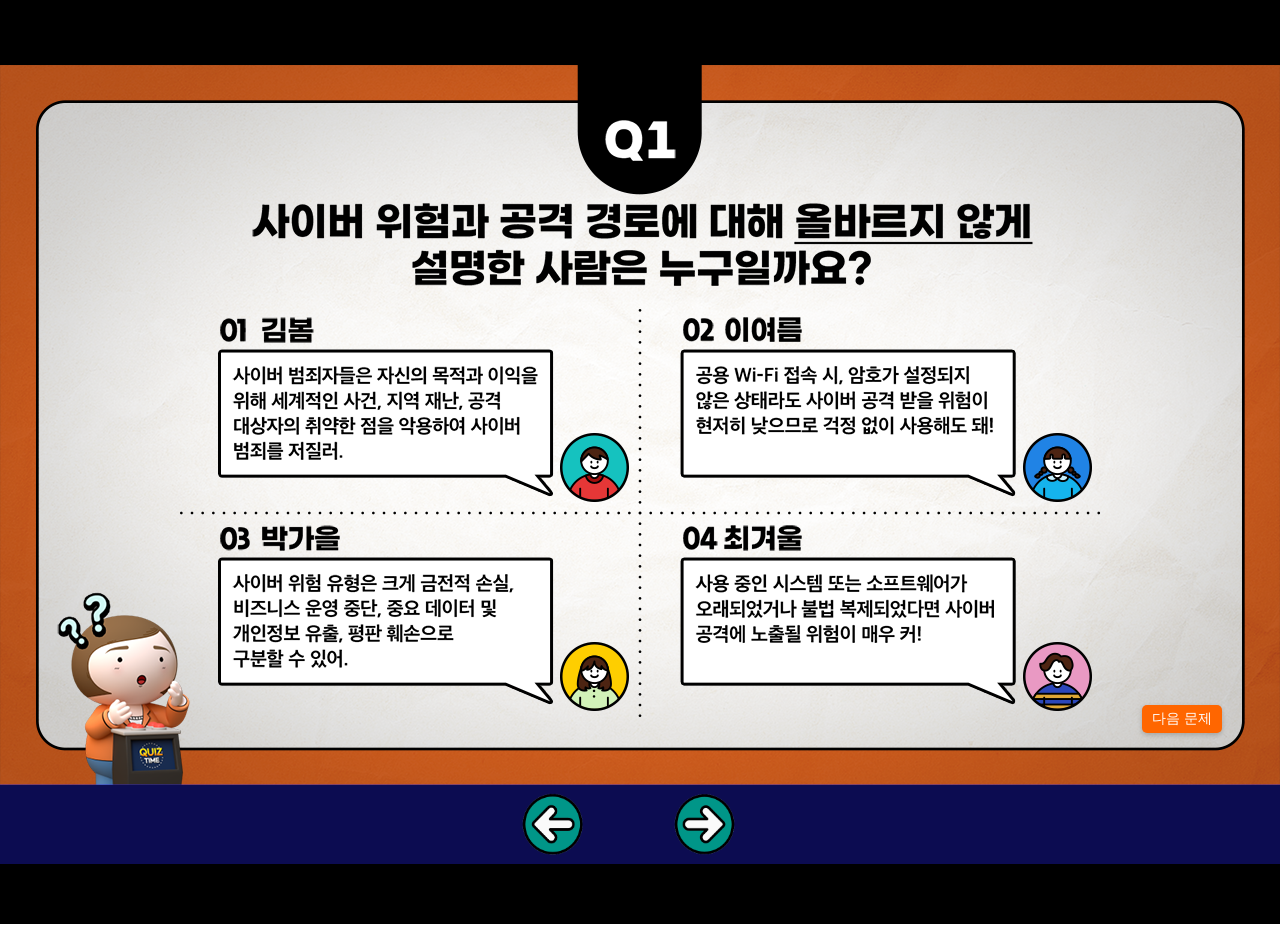
<file: index.html>
<!DOCTYPE html>
<html lang="en">
<head>
    <meta charset="UTF-8">
    <meta name="viewport" content="width=device-width, initial-scale=1.0">
    <title>Quiz</title>

    <style>

        body {
            margin: 0;
            padding: 0;
        }

        iframe {
            width: 100%;
            height: 924px;
            border: none;
        }

        .Chapter {
            position: absolute; 
            margin-top: -144px;
            left: 50%;
            transform: translateX(-50%);
            width: 1243px; 
            height: 80px; 
            background-color: hwb(240 15% 6% / 0.336);
            display: flex;
            justify-content: space-between;
            align-items: center;
            padding: 0 20px;
        }

        .prevchap, .nextchap {
            position: absolute;
            cursor: pointer;
            width: 60px;
            height: auto;
        }

        .prevchap {
            left: 524px;
            width: 60px;
        }

        .nextchap {
        left: 676px;
        width: 60px;
        }
    </style>
</head>

<body>

    <!--iframe -->
    <iframe id="quiz-frame" src="./chap1/quiz1.html"></iframe>

    <!-- 화살표 버튼 -->
    <div class="Chapter">
        <img src="./images/prevchap.png" alt="이전" onclick="goToPrevPage()" class="prevchap">
        <img src="./images/nextchap.png" alt="다음" onclick="goToNextPage()" class="nextchap">
    </div>

     <!-- 스크립트 -->
    <script>

         // 현재 퀴즈 화면의 인덱스를 관리
         const quizPages = [
            './chap1/quiz1.html',
            './chap2/quiz2.html',
            './chap3/quiz3.html',
            './chap4/quiz4.html',
            './chap5/quiz5.html',
            './chap6/quiz6.html'
        ];
        let currentPageIndex = 0;

        // 다음 페이지로 이동
        function goToNextPage() {
            currentPageIndex = (currentPageIndex + 1) % quizPages.length; // 순환 구조
            document.getElementById('quiz-frame').src = quizPages[currentPageIndex];
        }

        // 이전 페이지로 이동
        function goToPrevPage() {
            currentPageIndex =
                (currentPageIndex - 1 + quizPages.length) % quizPages.length; // 순환 구조
            document.getElementById('quiz-frame').src = quizPages[currentPageIndex];
        }
    </script>
</body>
</html>
</file>
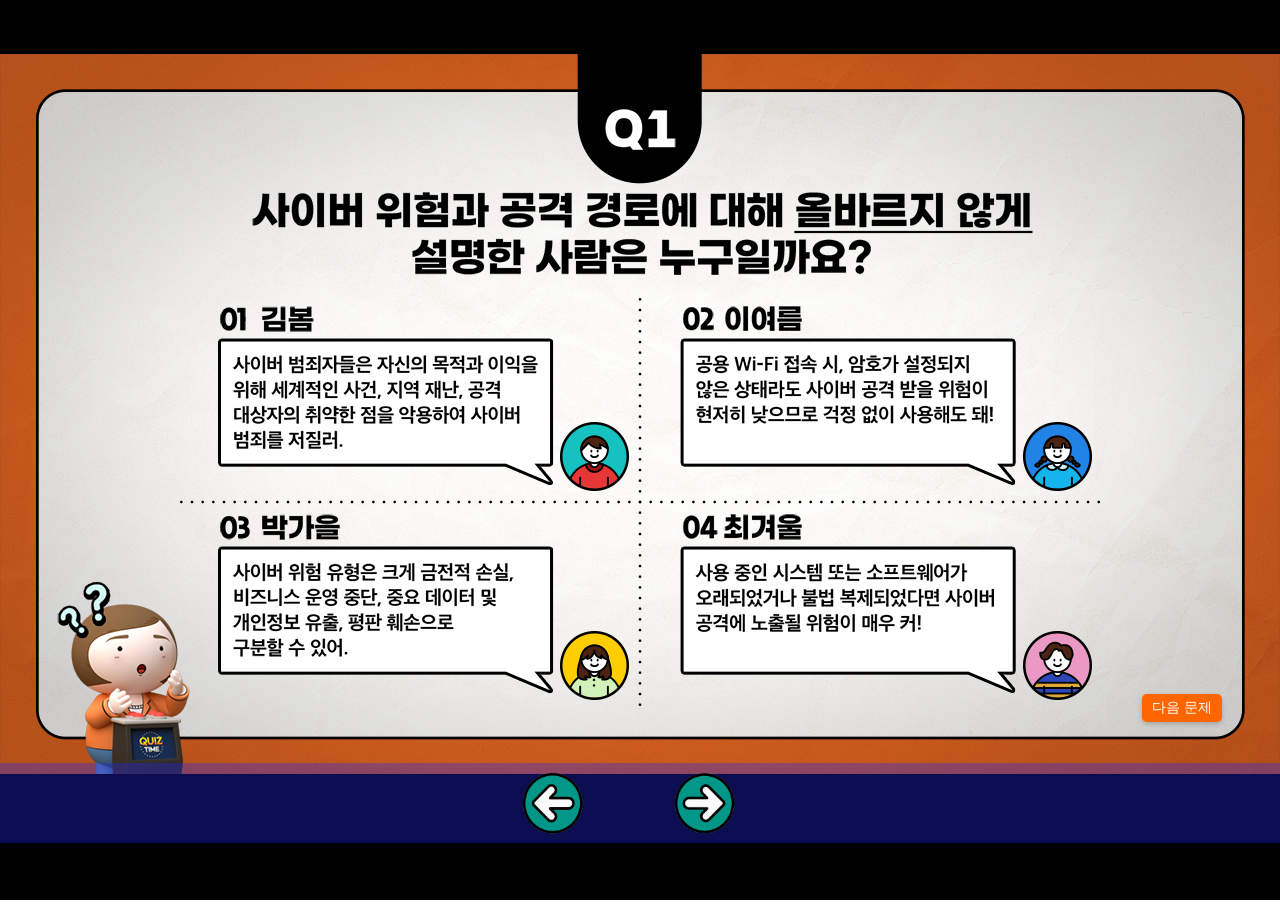
<file: quiz.html>
<!DOCTYPE html>
<html lang="en">
<head>
    <meta charset="UTF-8">
    <meta name="viewport" content="width=device-width, initial-scale=1.0">
    <title>Quiz</title>

    <style>
         .quiz-container {
            display: none;
        }

        .quiz-container.active {
            display: block;
        }

        body {
            margin: 0;
            padding: 0;
        }

        iframe {
            width: 100%;
            height: 100vh;
            border: none;
        }

        .Chapter {
            position: fixed; 
            bottom: 57px; 
            left: 50%;
            transform: translateX(-50%);
            width: 1243px; 
            height: 80px; 
            background-color: hwb(240 15% 6% / 0.336);
            display: flex;
            justify-content: space-between;
            align-items: center;
            padding: 0 20px;
        }

        .prevchap, .nextchap {
            position: absolute;
            cursor: pointer;
            width: 60px;
            height: auto;
        }

        .prevchap {
            left: 524px;
            width: 60px;
        }

        .nextchap {
        left: 676px;
        width: 60px;
        }
    </style>
</head>

<body>

    <!--iframe -->
    <iframe id="quiz-frame" src="./chap1/quiz1.html"></iframe>

    <!-- 화살표 버튼 -->
    <div class="Chapter">
        <img src="./images/prevchap.png" alt="이전" onclick="goToPrevPage()" class="prevchap">
        <img src="./images/nextchap.png" alt="다음" onclick="goToNextPage()" class="nextchap">
    </div>

     <!-- 스크립트 -->
    <script>

         // 현재 퀴즈 화면의 인덱스를 관리
         const quizPages = [
            './chap1/quiz1.html',
            './chap2/quiz2.html',
            './chap3/quiz3.html',
            './chap4/quiz4.html',
            './chap5/quiz5.html',
            './chap6/quiz6.html'
        ];
        let currentPageIndex = 0;

        // 다음 페이지로 이동
        function goToNextPage() {
            currentPageIndex = (currentPageIndex + 1) % quizPages.length; // 순환 구조
            document.getElementById('quiz-frame').src = quizPages[currentPageIndex];
        }

        // 이전 페이지로 이동
        function goToPrevPage() {
            currentPageIndex =
                (currentPageIndex - 1 + quizPages.length) % quizPages.length; // 순환 구조
            document.getElementById('quiz-frame').src = quizPages[currentPageIndex];
        }
    </script>
</body>
</html>
</file>
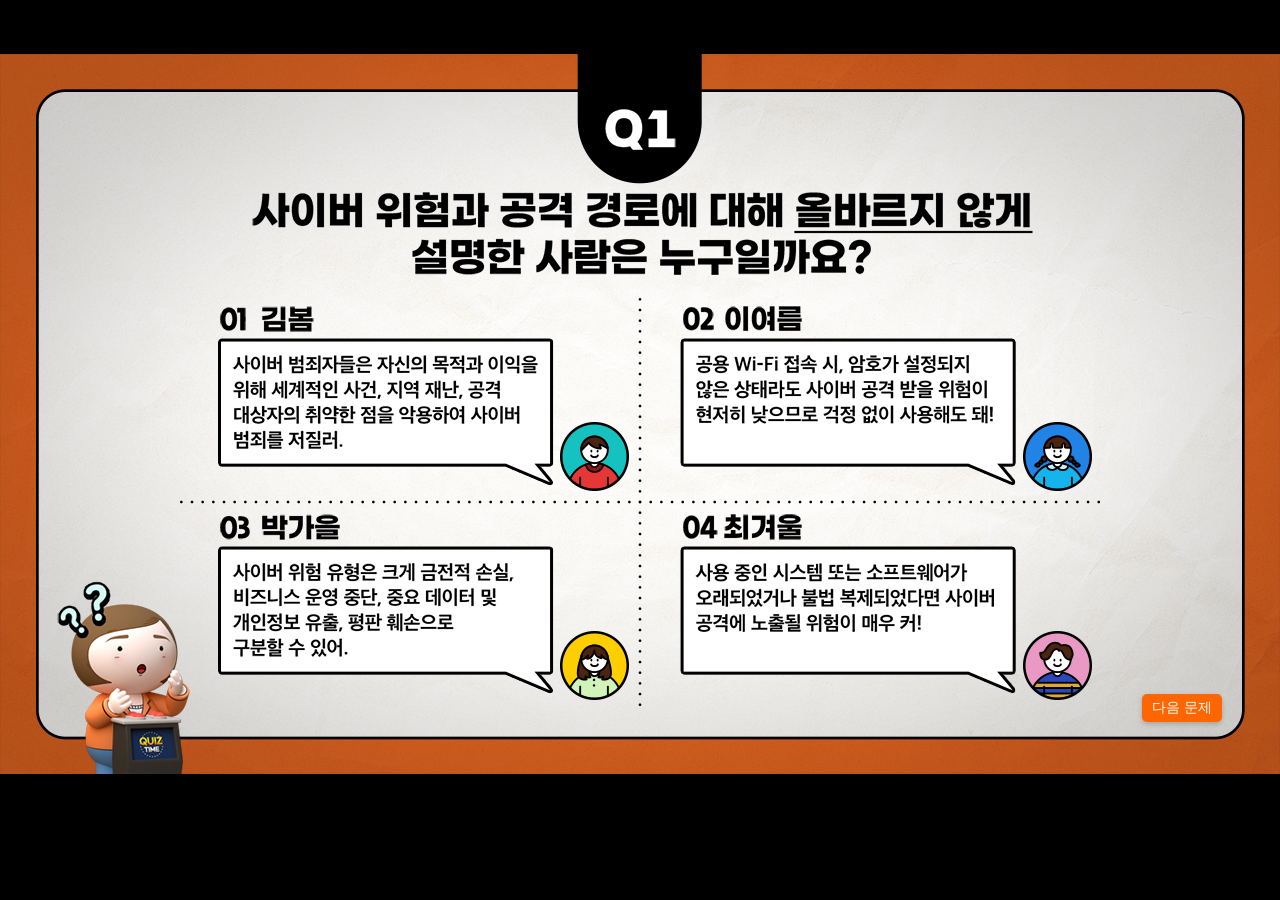
<file: 1차시/quiz1.html>
<!DOCTYPE html>
<html lang="en">

<head>
    <meta charset="UTF-8">
    <meta name="viewport" content="width=device-width, initial-scale=1.0">
    <title>quiz1</title>
    <link rel="stylesheet" href="css/quiz1.css">
    <script src="https://code.jquery.com/jquery-3.6.4.min.js"></script>
    <script type="text/javascript" src="js/quiz_m.js"></script>
</head>

<body>
    <div class="Section quiz1" style="display:none;">
        <div id="Con1">
            <img src="img/Quiz1-1.png" alt="Background">
            <div class="Select_con">
                <div class="Select1">
                    <div class="Line_1">
                        <!-- 구역 -->
                        <div class="Ex01 ChkBtn">
                            <img src="img/Ex01.png" alt="선택1">
                            <img src="img/Check.png" alt="체크1" class="Check">
                        </div>
                        <div class="Ex02 ChkBtn">
                            <img src="img/Ex02.png" alt="선택2">
                            <img src="img/Check.png" alt="체크2" class="Check">
                        </div>
                    </div>
                </div>

                <div class="Select2">
                    <div class="Line_2">
                        <!-- 구역 -->
                        <div class="Ex03 ChkBtn">
                            <img src="img/Ex03.png" alt="선택3">
                            <img src="img/Check.png" alt="체크3" class="Check">
                        </div>
                        <div class="Ex04 ChkBtn">
                            <img src="img/Ex04.png" alt="선택4">
                            <img src="img/Check.png" alt="체크4" class="Check">
                        </div>
                    </div>
                </div>
            </div>
            <!-- 캐릭터 이미지 -->
            <div class="Character1">
                <div class="qman"></div>
                <div class="oman"></div>
                <div class="xman"></div>
            </div>

            <div class="next">
                <button id="nextQuizButton">다음 문제</button>
            </div>
        </div>
    </div>


   <!--문제 2번  -->
   <div class="Section quiz2">
    <div id="Con1">
        <img src="img/Quiz1-2.png" alt="Background">
        <!-- 선택 박스 -->
        <div class="Select_con2">
            <div class="One">
                <div class="Ex01-2 Btn">
                    <img src="img/Ex01-2.png" alt="선택1" class="btn-1">
                </div>

                <div class="Ex02-2 Btn">
                    <img src="img/Ex02-2.png" alt="선택2" class="btn-2">
                </div>
            </div>

            <div class="Two">
                <div class="Ex03-2 Btn">
                    <img src="img/Ex03-2.png" alt="선택3" class="btn-3">
                </div>
            </div>

            <!-- 3문단 하나의 버튼 -->
            <div class="Three">
                <div class="Btn">
                    <div class="Ex04-2">
                        <img src="img/Ex04-2.png" alt="선택4" class="btn-4">
                    </div>
                    <div class="Ex05-2">
                        <img src="img/Ex05-2.png" alt="선택5" class="btn-5">
                    </div>
                </div>
            </div>

            <div class="Four">
                <div class="Ex06-2 Btn">
                    <img src="img/Ex06-2.png" alt="선택6" class="btn-6">
                </div>
            </div>
        </div>
        <!-- 캐릭터 이미지 -->
        <div class="Character1">
            <div class="qman"></div>
            <div class="oman"></div>
            <div class="xman"></div>
        </div>
    </div>
</div>
</body>

</html>
</file>
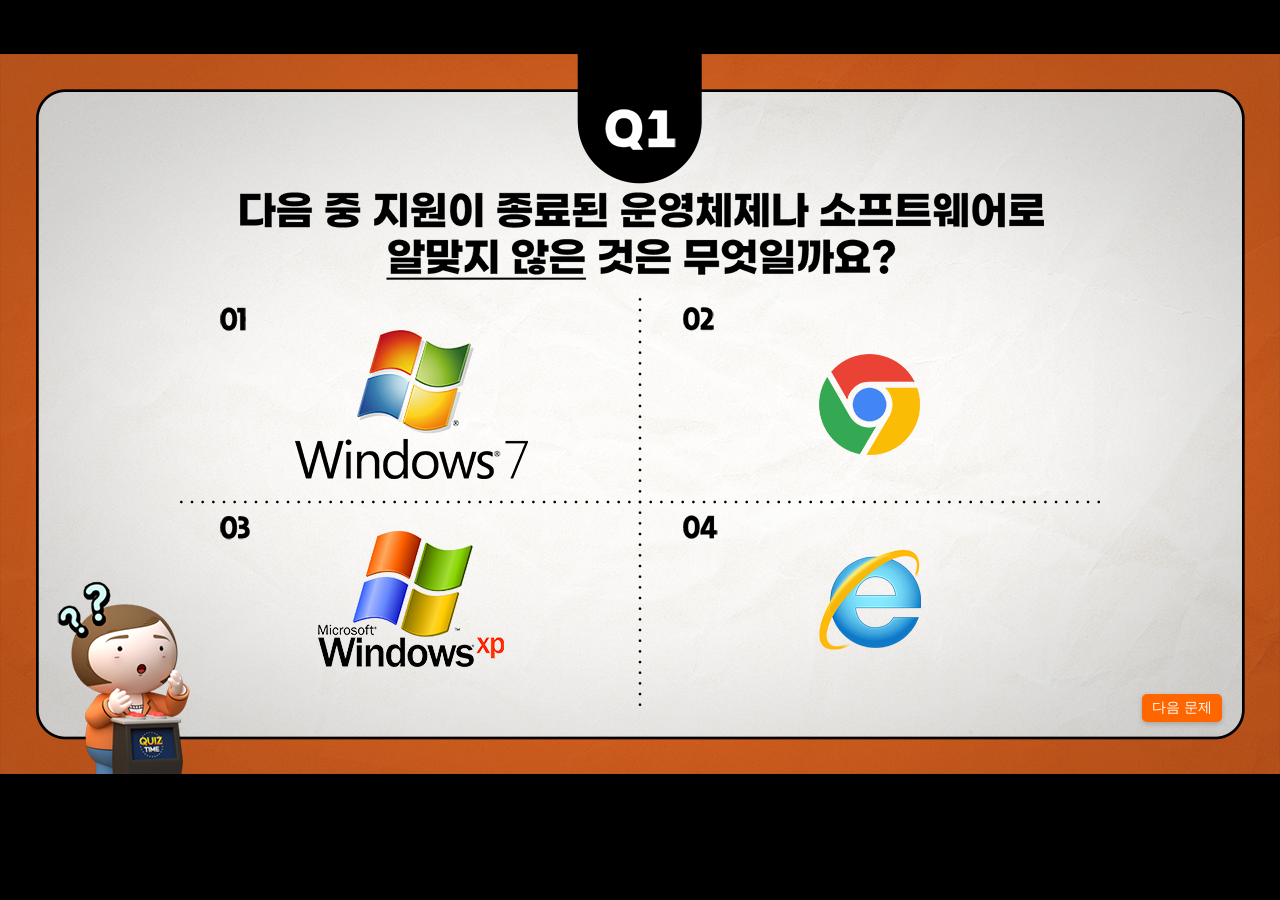
<file: 3차시/quiz3.html>
<!DOCTYPE html>
<html lang="en">

<head>
    <meta charset="UTF-8">
    <meta name="viewport" content="width=device-width, initial-scale=1.0">
    <title>quiz_3</title>
    <link rel="stylesheet" href="css/quiz3.css">
    <script src="https://code.jquery.com/jquery-3.6.4.min.js"></script>
    <script type="text/javascript" src="js/quiz_m.js"></script>

    <!-- Input박스 -->
	<script>
		function validateInput(input) {
			// 입력값이 1글자를 초과하면 첫 번째 글자만 유지
			if (input.value.length > 1) {
				input.value = input.value.charAt(0);
			}
	
			// 숫자나 특정 문자만 허용 , 주석 해제
			// input.value = input.value.replace(/[^가-힣a-zA-Z0-9]/g, ""); // 예: 한글, 영문, 숫자만 허용
		}
	</script>
</head>

<body>
    <div class="Section quiz1" style="display:block;">
        <div id="Con3">
            <img src="img/Quiz3-1.png" alt="Background">
            <div class="Select_con">
                <div class="Select1">
                    <div class="Line_1">
                        <!-- 구역 -->
                        <div class="Ex01 ChkBtn">
                            <img src="img/Ex01.png" alt="선택1">
                        </div>
                        <div class="Ex02 ChkBtn">
                            <img src="img/Ex02.png" alt="선택2">
                        </div>
                    </div>
                </div>

                <div class="Select2">
                    <div class="Line_2">
                        <!-- 구역 -->
                        <div class="Ex03 ChkBtn">
                            <img src="img/Ex03.png" alt="선택3">
                        </div>
                        <div class="Ex04 ChkBtn">
                            <img src="img/Ex04.png" alt="선택4">
                        </div>
                    </div>
                </div>
            </div>

            <!-- 캐릭터 이미지 -->
            <div class="Character1">
                <div class="qman"></div>
                <div class="oman"></div>
                <div class="xman"></div>
            </div>

            <div class="next">
                <button id="nextQuizButton">다음 문제</button>
            </div>
        </div>
    </div>

    <div class="Section quiz2" style="display:none;">
        <div id="Con3">
            <img src="img/Quiz3-2.png" alt="Background">
            <div class="Input_con2">
                <!-- 1문단 -->
                <div class="Sentence_1">
                    <div class="Input_box" style="position:absolute">
                        <input type="text" class="Ex01-2 inputRect" maxlength="1" oninput="validateInput(this)">
                        <input type="text" class="Ex02-2 inputRect" style="left: 41px;" maxlength="1" oninput="validateInput(this)">
                        <input type="text" class="Ex03-2 inputRect" style="left: 82px;" maxlength="1" oninput="validateInput(this)">
                        <input type="text" class="Ex04-2 inputRect" style="left: 123px;" maxlength="1" oninput="validateInput(this)">
                        <input type="text" class="Ex05-2 inputRect" style="left: 165px;" maxlength="1" oninput="validateInput(this)">
                    </div>

                    <div class="Input_box2" style="position:absolute">
                        <input type="text" class="Ex06-2 inputRect" maxlength="1" oninput="validateInput(this)">
                        <input type="text" class="Ex07-2 inputRect" style="left: 41px;" maxlength="1" oninput="validateInput(this)">
                        <input type="text" class="Ex08-2 inputRect" style="left: 82px;" maxlength="1" oninput="validateInput(this)">
                        <input type="text" class="Ex09-2 inputRect" style="left: 123px;" maxlength="1" oninput="validateInput(this)">
                    </div>
                </div>
                <!-- 2문단 -->
                <div class="Sentence_2">
                    <div class="Input_box3" style="position:absolute">
                        <input type="text" class="Ex10-2 inputRect" maxlength="1" oninput="validateInput(this)">
                        <input type="text" class="Ex11-2 inputRect" style="left: 41px;" maxlength="1" oninput="validateInput(this)">
                        <input type="text" class="Ex12-2 inputRect" style="left: 82px;" maxlength="1" oninput="validateInput(this)">
                    </div>
                </div>
                <!-- 3문단 -->
                <div class="Sentence_3">
                    <div class="Input_box4" style="position:absolute">
                        <input type="text" class="Ex13-2 inputRect" maxlength="1" oninput="validateInput(this)">
                        <input type="text" class="Ex14-2 inputRect" style="left: 42px;" maxlength="1" oninput="validateInput(this)">
                        <input type="text" class="Ex15-2 inputRect" style="left: 83px;" maxlength="1" oninput="validateInput(this)">
                        <input type="text" class="Ex16-2 inputRect" style="left: 124px;" maxlength="1" oninput="validateInput(this)">
                    </div>
                </div>

                <div class="btns">
                    <input type="image" src="img/ok-btn.png" alt="정답확인 버튼" width="225" height="70">
                </div>
            </div>
             <!-- 캐릭터 이미지 -->
             <div class="Character1">
                <div class="qman"></div>
                <div class="oman"></div>
                <div class="xman"></div>
            </div>
        </div>
    </div>
</body>

</html>
</file>
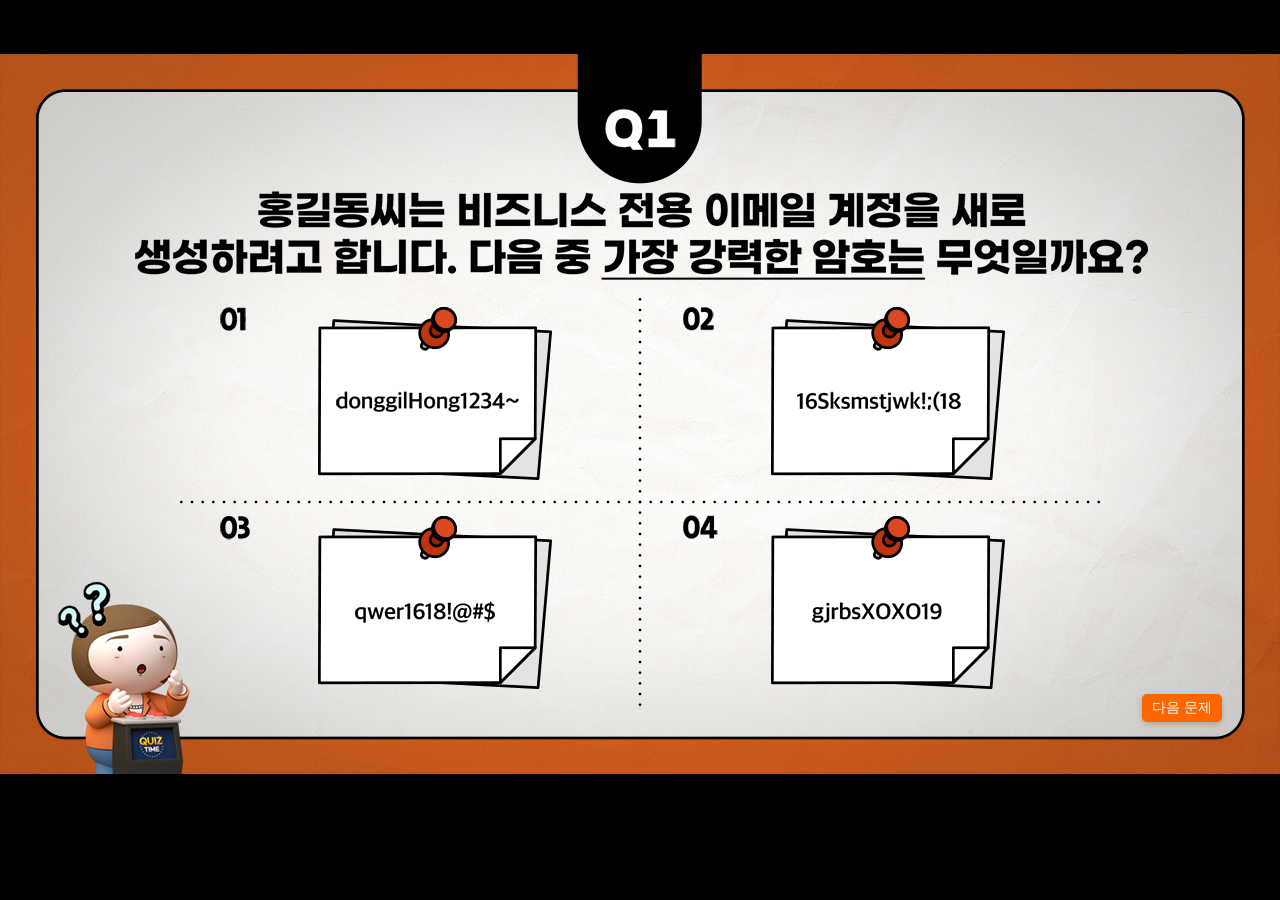
<file: 4차시/quiz4.html>
<!DOCTYPE html>
<html lang="en">

<head>
    <meta charset="UTF-8">
    <meta name="viewport" content="width=device-width, initial-scale=1.0">
    <title>quiz4</title>
    <link rel="stylesheet" href="css/quiz4.css">
    <script src="https://code.jquery.com/jquery-3.6.4.min.js"></script>
    <script type="text/javascript" src="js/quiz_m.js"></script>

    <style>
		#canvasDiv{
			position: absolute;
			top: 0px;
			left: 0px;
			width: 1280px;
          	height: 720px;
          	pointer-events: none;
		}
		#canvasDiv canvas {
          width: 100%;
          height: 100%;
        }
		.btn-point{
			cursor: pointer;
		}
		.btn-point.selected {
            height: 22px;
			border: 4px solid #ea5f01;
			box-shadow: 3px 3px 5px rgba(0, 0, 0, 0.2) inset, 0 0 0 3px #ea5f01,
				3px 3px 5px rgba(0, 0, 0, 0.3);
			background: #fff0cf;
			border-radius: 50%; /* 테두리를 원형으로 설정 */
		}
	</style>
</head>

<body>
    <div class="Section quiz1" style="display:block;">
        <div id="Con4">
            <img src="img/Quiz4-1.png" alt="Background">
            <div class="Select_con">
                <div class="Select1">
                    <div class="Line_1">
                        <!-- 구역 -->
                        <div class="Ex01 ChkBtn">
                            <img src="img/Ex01.png" alt="선택1">
                        </div>
                        <div class="Ex02 ChkBtn">
                            <img src="img/Ex02.png" alt="선택2">
                        </div>
                    </div>
                </div>

                <div class="Select2">
                    <div class="Line_2">
                        <!-- 구역 -->
                        <div class="Ex03 ChkBtn">
                            <img src="img/Ex03.png" alt="선택3">
                        </div>
                        <div class="Ex04 ChkBtn">
                            <img src="img/Ex04.png" alt="선택4">
                        </div>
                    </div>
                </div>
            </div>
            <!-- 캐릭터 이미지 -->
            <div class="Character1">
                <div class="qman"></div>
                <div class="oman"></div>
                <div class="xman"></div>
            </div>

            <div class="next">
                <button id="nextQuizButton">다음 문제</button>
            </div>
        </div>
    </div>


   <!--문제 2번  -->
   <div class="Section quiz2" style="display:none;">
    <div id="Con4">
        <img src="img/Quiz4-2.png" alt="Background">
        <div id="canvasDiv">
            <canvas id="canvas" width="1280" height="720"></canvas>
        </div>
        <!-- 선택 박스 -->
        <div class="Select_con2">

            <div class="left-list">
                <div class="Ex01-2 btn-point" data-id="left1"><img src="img/Dot1.png" loading="lazy" alt="" class="dot_img"></div>
                <div class="Ex02-2 btn-point" data-id="left2"><img src="img/Dot2.png" loading="lazy" alt="" class="dot_img"></div>
                <div class="Ex03-2 btn-point" data-id="left3"><img src="img/Dot3.png" loading="lazy" alt="" class="dot_img"></div>
                <div class="Ex04-2 btn-point" data-id="left4"><img src="img/Dot4.png" loading="lazy" alt="" class="dot_img"></div>
            </div>
            <div class="right-list">
                <div class="Ex05-2 btn-point" data-id="right1"><img src="img/Dot5.png" loading="lazy" alt="" class="dot_img"></div>
                <div class="Ex06-2 btn-point" data-id="right2"><img src="img/Dot6.png" loading="lazy" alt="" class="dot_img"></div>
                <div class="Ex07-2 btn-point" data-id="right3"><img src="img/Dot7.png" loading="lazy" alt="" class="dot_img"></div>
                <div class="Ex08-2 btn-point" data-id="right4"><img src="img/Dot8.png" loading="lazy" alt="" class="dot_img"></div>
            </div>
        </div>
        <!-- 캐릭터 이미지 -->
        <div class="Character1">
            <div class="qman"></div>
            <div class="oman"></div>
            <div class="xman"></div>
        </div>
    </div>
</div>
</body>

</html>
</file>
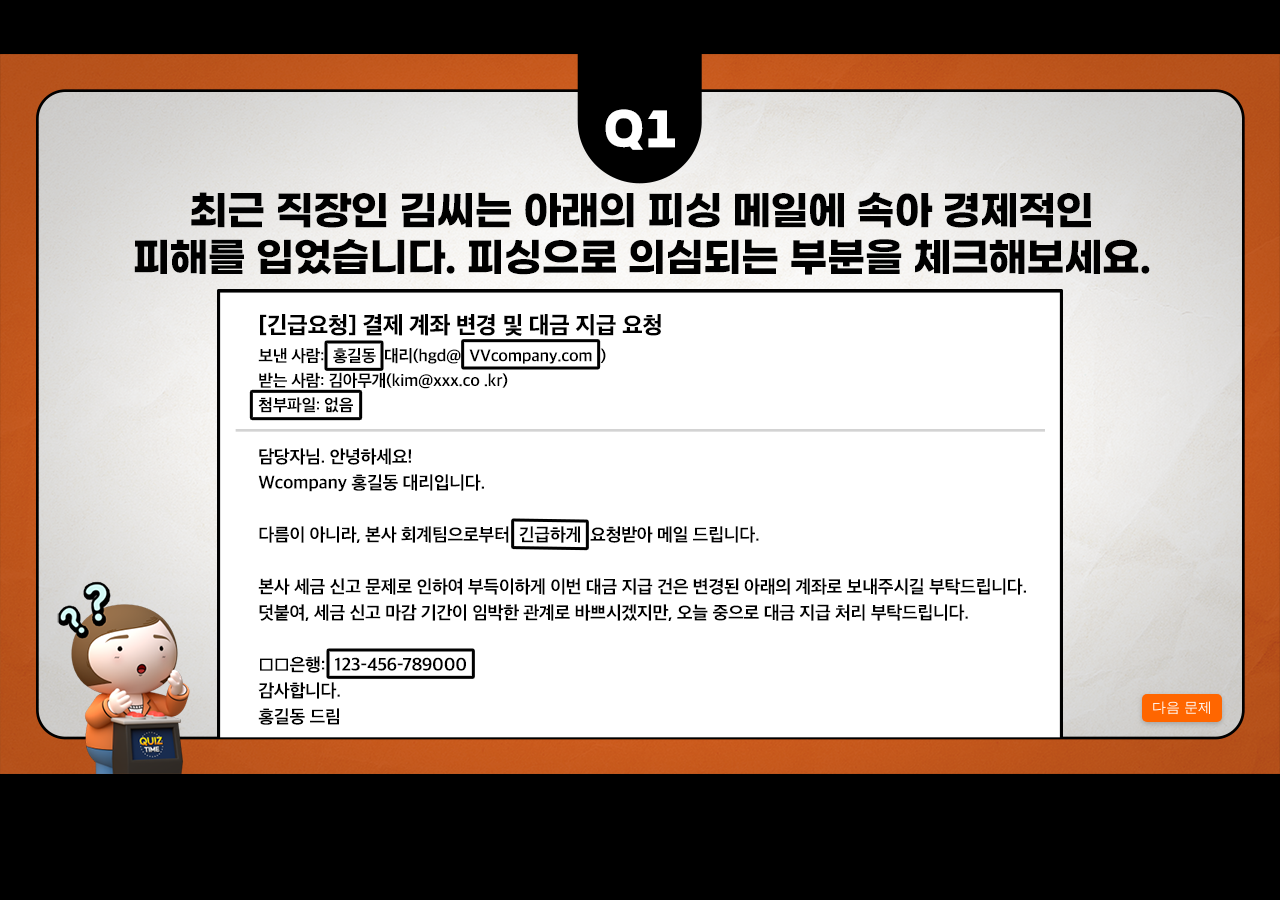
<file: 5차시/quiz5.html>
<!DOCTYPE html>
<html lang="en">

<head>
    <meta charset="UTF-8">
    <meta name="viewport" content="width=device-width, initial-scale=1.0">
    <title>quiz5</title>
    <link rel="stylesheet" href="css/quiz5.css">
    <script src="https://code.jquery.com/jquery-3.6.4.min.js"></script>
    <script type="text/javascript" src="js/quiz_m.js"></script>

    <!-- Input박스 -->
	<script>
		function validateInput(input) {
			// 입력값이 1글자를 초과하면 첫 번째 글자만 유지
			if (input.value.length > 1) {
				input.value = input.value.charAt(0);
			}
	
			// 숫자나 특정 문자만 허용 , 주석 해제
			// input.value = input.value.replace(/[^가-힣a-zA-Z0-9]/g, ""); // 예: 한글, 영문, 숫자만 허용
		}
	</script>
</head>

<body>
    <!--문제 1번 -->
    <div class="Section quiz1" style="display:block;">
        <div id="Con5">
            <img src="img/Quiz5-1.png" alt="Background">
            <!-- 선택 박스 -->
            <div class="Select_con">
                <div class="One">
                    <div class="Ex01 Btn">
                        <img src="img/Ex01.png" alt="선택1"class="btn-1">
                    </div>

                    <div class="Ex02 Btn">
                        <img src="img/Ex02.png" alt="선택2"class="btn-2">
                    </div>

                    <div class="Ex03 Btn">
                        <img src="img/Ex03.png" alt="선택3"class="btn-3">
                    </div>
                </div>

                <div class="Two">
                    <div class="Ex04 Btn">
                        <img src="img/Ex04.png" alt="선택4"class="btn-4">
                    </div>

                    <div class="Ex05 Btn">
                        <img src="img/Ex05.png" alt="선택5"class="btn-5">
                    </div>
                </div>
            </div>
           <!-- 캐릭터 이미지 -->
           <div class="Character1">
            <div class="qman"></div>
            <div class="oman"></div>
            <div class="xman"></div>
        </div>

        <div class="next">
            <button id="nextQuizButton">다음 문제</button>
        </div>
        </div>
    </div>


    <!--문제 2번  -->
    <div class="Section quiz2" style="display:none;">
        <div id="Con5">
            <img src="img/Quiz5-2.png" alt="Background">
            <div class="Input_con">
                <!-- 1문단 -->
                <div class="Sentence">
                    <div class="Input_box" style="position:absolute">
                        <input type="text" class="Ex01-2 inputRect" maxlength="1" oninput="validateInput(this)">
                        <input type="text" class="Ex02-2 inputRect" style="left: 41px;" maxlength="1" oninput="validateInput(this)">
                        <input type="text" class="Ex03-2 inputRect" style="left: 82px;" maxlength="1" oninput="validateInput(this)">
                        <input type="text" class="Ex04-2 inputRect" style="left: 123px;" maxlength="1" oninput="validateInput(this)">
                    </div>

                    <div class="Input_box2" style="position:absolute">
                        <input type="text" class="Ex05-2 inputRect" maxlength="1" oninput="validateInput(this)">
                        <input type="text" class="Ex06-2 inputRect" style="left: 41px;" maxlength="1" oninput="validateInput(this)">
                        <input type="text" class="Ex07-2 inputRect" style="left: 82px;" maxlength="1" oninput="validateInput(this)">
                        <input type="text" class="Ex08-2 inputRect" style="left: 123px;" maxlength="1" oninput="validateInput(this)">
                    </div>
                </div>
               
                <div class="btns">
                    <input type="image" src="img/ok-btn.png" alt="정답확인 버튼" width="225" height="70">
                </div>
            </div>
             <!-- 캐릭터 이미지 -->
           <div class="Character1">
            <div class="qman"></div>
            <div class="oman"></div>
            <div class="xman"></div>
        </div>
        </div>
    </div>
</body>

</html>
</file>
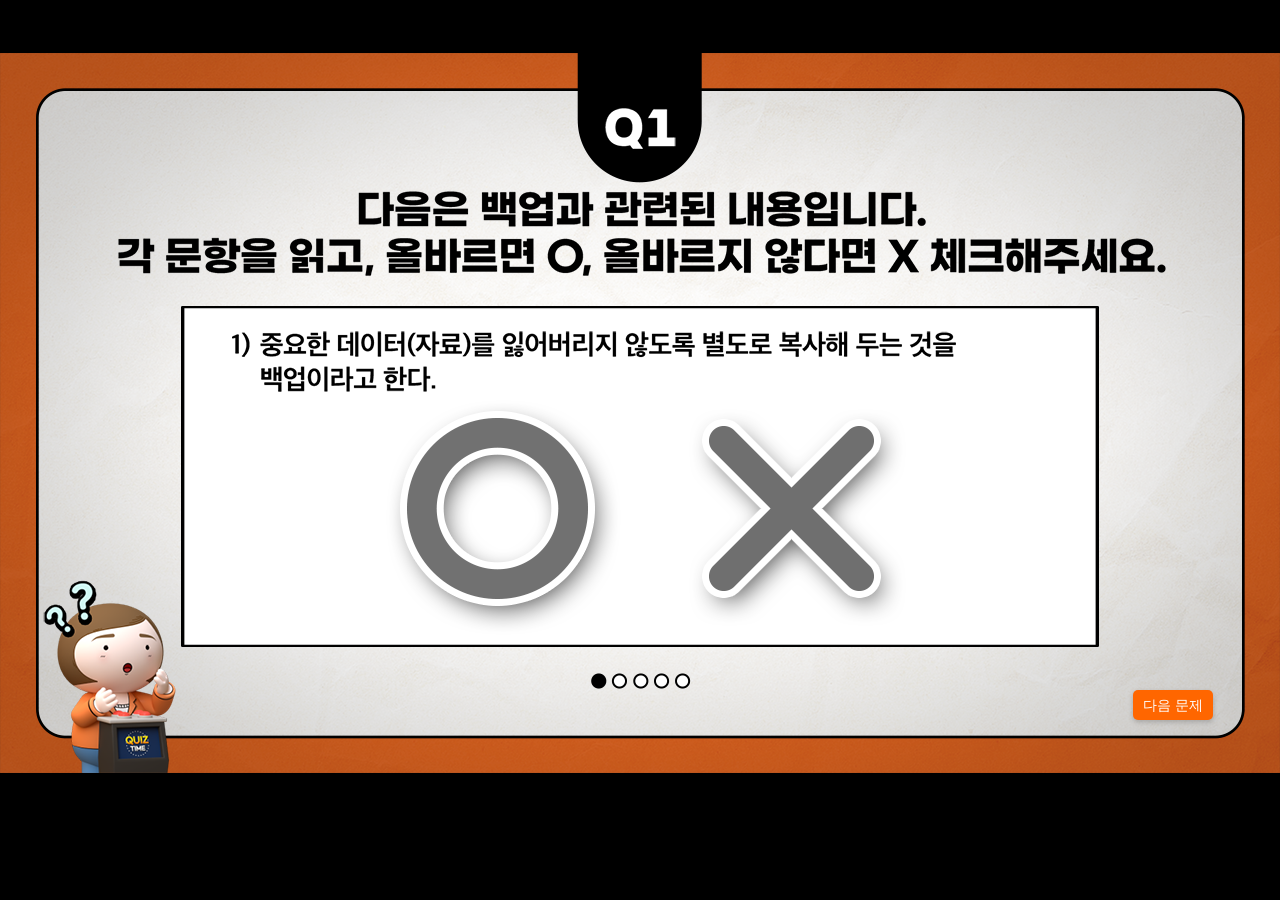
<file: 6차시/quiz6.html>
<!DOCTYPE html>
<html lang="en">

<head>
    <meta charset="UTF-8">
    <meta name="viewport" content="width=device-width, initial-scale=1.0">
    <title>quiz6</title>
    <link rel="stylesheet" href="css/quiz6.css">
    <link rel="stylesheet" href="css/webflow.css">
    <link rel="stylesheet" href="css/normalize.css">
    <script src="https://code.jquery.com/jquery-3.6.4.min.js"></script>
    <script type="text/javascript" src="js/quiz_m.js"></script>

    <script type="text/javascript">!function(o,c){var n=c.documentElement,t=" w-mod-";n.className+=t+"js",("ontouchstart"in o||o.DocumentTouch&&c instanceof DocumentTouch)&&(n.className+=t+"touch")}(window,document);</script>
	<link href="images/favicon.ico" rel="shortcut icon" type="image/x-icon">
	<link href="images/webclip.png" rel="apple-touch-icon">
	<script src="https://d3e54v103j8qbb.cloudfront.net/js/jquery-3.5.1.min.dc5e7f18c8.js?site=6788c14d3ca42be5ba8333db" type="text/javascript" integrity="sha256-9/aliU8dGd2tb6OSsuzixeV4y/faTqgFtohetphbbj0=" crossorigin="anonymous"></script>
	<script src="js/webflow.js" type="text/javascript"></script>

</head>

<body>
    <!-- 문제1 -->
        <div class="_6-1 Section quiz1" >
          <div class="q_1 oxQuiz">
            <div class="next_btn"><img src="images/next.png" loading="lazy" alt="" class="next_b_img"></div>
            <div class="prev_btn"><img src="images/prev.png" loading="lazy" alt="" class="prev_b_img"></div>
            <div class="o_over ChkBtn"><img src="images/O_h.jpg" loading="lazy" alt="" class="o_over_img"></div>
            <div class="x_over ChkBtn"><img src="images/X_h.jpg" loading="lazy" alt="" class="x_over_img"></div>
            <div class="q1_img"><img src="images/q1.png" loading="lazy" sizes="(max-width: 1280px) 100vw, 1280px" srcset="images/q1.png 500w, images/q1.png 800w, images/q1.png 1080w, images/q1.png 1280w" alt="" class="q1"></div>
          </div>
          <div class="q_2 oxQuiz">
            <div class="next_btn"><img src="images/next.png" loading="lazy" alt="" class="next_b_img"></div>
            <div class="prev_btn"><img src="images/prev.png" loading="lazy" alt="" class="prev_b_img"></div>
            <div class="o_over ChkBtn"><img src="images/O_h.jpg" loading="lazy" alt="" class="o_over_img"></div>
            <div class="x_over ChkBtn"><img src="images/X_h.jpg" loading="lazy" alt="" class="x_over_img"></div>
            <div class="q2_img"><img src="images/q2.png" loading="lazy" sizes="(max-width: 1280px) 100vw, 1280px" srcset="images/q2.png 500w, images/q2.png 800w, images/q2.png 1080w, images/q2.png 1280w" alt="" class="q2"></div>
          </div>
          <div class="q_3 oxQuiz">
            <div class="next_btn"><img src="images/next.png" loading="lazy" alt="" class="next_b_img"></div>
            <div class="prev_btn"><img src="images/prev.png" loading="lazy" alt="" class="prev_b_img"></div>
            <div class="o_over ChkBtn"><img src="images/O_h.jpg" loading="lazy" alt="" class="o_over_img"></div>
            <div class="x_over ChkBtn"><img src="images/X_h.jpg" loading="lazy" alt="" class="x_over_img"></div>
            <div class="q3_img"><img src="images/q3.png" loading="lazy" sizes="(max-width: 1280px) 100vw, 1280px" srcset="images/q3.png 500w, images/q3.png 800w, images/q3.png 1080w, images/q3.png 1280w" alt="" class="q3"></div>
          </div>
          <div class="q_4 oxQuiz">
            <div class="next_btn"><img src="images/next.png" loading="lazy" alt="" class="next_b_img"></div>
            <div class="prev_btn"><img src="images/prev.png" loading="lazy" alt="" class="prev_b_img"></div>
            <div class="o_over ChkBtn"><img src="images/O_h.jpg" loading="lazy" alt="" class="o_over_img"></div>
            <div class="x_over ChkBtn"><img src="images/X_h.jpg" loading="lazy" alt="" class="x_over_img"></div>
            <div class="q4_img"><img src="images/q4.png" loading="lazy" sizes="(max-width: 1280px) 100vw, 1280px" srcset="images/q4.png 500w, images/q4.png 800w, images/q4.png 1080w, images/q4.png 1280w" alt="" class="q4"></div>
          </div>
          <div class="q_5 oxQuiz">
            <div class="next_btn"><img src="images/next.png" loading="lazy" alt="" class="next_b_img"></div>
            <div class="prev_btn"><img src="images/prev.png" loading="lazy" alt="" class="prev_b_img"></div>
            <div class="o_over ChkBtn"><img src="images/O_h.jpg" loading="lazy" alt="" class="o_over_img"></div>
            <div class="x_over ChkBtn"><img src="images/X_h.jpg" loading="lazy" alt="" class="x_over_img"></div>
            <div class="q5_img"><img src="images/q5.png" loading="lazy" sizes="(max-width: 1280px) 100vw, 1280px" srcset="images/q5.png 500w, images/q5.png 800w, images/q5.png 1080w, images/q5.png 1280w" alt="" class="q5"></div>
          </div>
          <!-- 캐릭터 이미지 -->
            <div class="Character1">
                <div class="qman"></div>
                <div class="oman"></div>
                <div class="xman"></div>
            </div>

            <div class="next">
                <button id="nextQuizButton">다음 문제</button>
            </div>
        </div>
    </div>

        <!-- 문제2 -->
        <div class="_6-2 Section quiz2">
          <div class="b1 Btn"><img src="images/b1.png" loading="lazy" alt="" class="b1_img"></div>
          <div class="b2 Btn"><img src="images/b2.png" loading="lazy" alt="" class="b2_img"></div>
          <div class="b3 Btn"><img src="images/b3.png" loading="lazy" alt="" class="b3_img"></div>
          <div class="b4 Btn"><img src="images/b4.png" loading="lazy" alt="" class="b4_img"></div>
          <div class="b5 Btn"><img src="images/b5.png" loading="lazy" alt="" class="b5_img"></div>
          <div class="_6-2_bg"><img src="images/6-2_bg.png" loading="lazy" sizes="(max-width: 1280px) 100vw, 1280px" srcset="images/6-2_bg.png 500w, images/6-2_bg.png 800w, images/6-2_bg.png 1080w, images/6-2_bg.png 1280w" alt="" class="_6-2_bg_img"></div>
          <!-- 캐릭터 이미지 -->
            <div class="Character1">
                <div class="qman"></div>
                <div class="oman"></div>
                <div class="xman"></div>
            </div>
        </div>
</body>
</html>
</file>
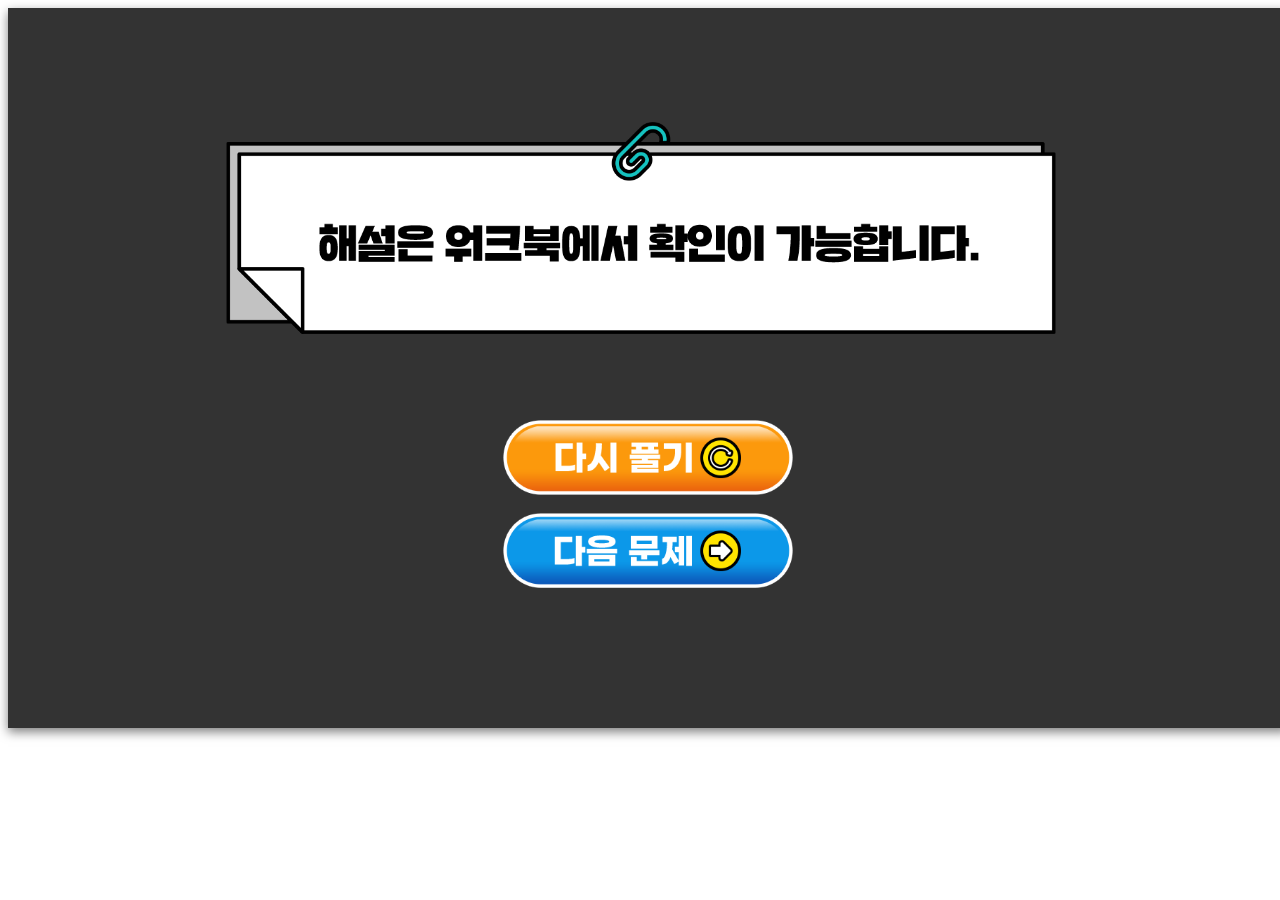
<file: etc/etc.html>
<!DOCTYPE html>
<html lang="en">
<head>
    <meta charset="UTF-8">
    <meta name="viewport" content="width=device-width, initial-scale=1.0">
    <title>ETC Screen</title>
    <link rel="stylesheet" href="css/etc.css">
</head>
<body>
    <!-- 해설 -->
    <div id="Popup">
        <div id="PopupContent">
            <!-- 하얀 박스 이미지 -->
            <img src="img/title_etc.png" alt="title_etc" class="title_etc">
            <!-- 텍스트 이미지 -->
            <div class="text-container">
                <img src="img/title_txt.png" alt="title_txt" class="title_txt">
            </div>
        </div>
    
        <!-- 버튼 영역 -->
        <div id="Buttons">
            <div class="retry-button">
                <img src="img/retry_btn.png" alt="Retry"> 
            </div>
            <div class="next-button">
                <img src="img/nextMun_btn.png" alt="Next"> 
            </div>
        </div>
    </div>

</body>
</html>
</file>
<file: 1차시/css/quiz1.css>
body {
    margin: 0;
    display: flex;
    justify-content: center;
    align-items: center;
    height: 92vh; /* 화면 전체 높이 */
    background-color: #000000;
    overflow: hidden; /* 스크롤 방지 */
}


.Section {
    width: 1280px; 
    height: 720px;
    position: relative;
    background-color: transparent; 
    display: flex; 
    justify-content: center;
    align-items: center;
}

.Section {
    position: absolute;
}

#Con1 {
    width: 100%;
    height: 100%;
    position: relative;
    overflow: hidden;
}

/* 캐릭터 */
.Character1 {
    height: 203px;
    width: 180px;
    position: absolute;
    bottom: 0px;
    left: 42px;
}
.Character1 > div {
    position: absolute; /* 부모(Character1)를 기준으로 위치 지정 */
    top: 0;
    left: 0;
    width: 100%; /* 부모 크기만큼 가득 차게 설정 */
    height: 100%; /* 부모 크기만큼 가득 차게 설정 */
   
}

.qman {
    display: block;
    background-image: url(../img/qman.png);
    animation: qman 1.4s 0.3s infinite steps(20) forwards;
}

.oman {
    display: none ; 
    background-image: url(../img/oman.png);
    animation: oman 0.9s 0.3s 5 steps(30) forwards;
}

.xman {
    display: none ; 
    background-image: url(../img/xman.png);
    animation: xman 0.54s 0.3s 3 steps(18) forwards;
}

@keyframes qman {
    to {
        background-position: -3750px 0;
    }
}
@keyframes oman {
    to {
        background-position: -5625px 0;
    }
}
@keyframes xman {
    to {
        background-position: -3375px 0;
    }
}


/* 1번 문제*/

/*버튼 선택 처리*/
.ChkBtn{
    cursor: pointer;
}
.ChkBtn img{
    display: none;
}
.ChkBtn.on img{
    display: block;
}
/*버튼 선택 처리 끝*/

.Select_con {
    position: absolute;
    left: 168px;
    top: 182px;
}

.Check{
    margin-top:-22px;
    margin-left:-31px;
    width: 81px;
}

/* Line_1: 위쪽 영역 */
.Select1 {
    display: flex;
    flex-direction: column;
    align-items: center;
}

.Line_1 {
    display: flex;
    gap: 14px;
    margin-top: 50px;
    margin-left: 5px;
    justify-content: center;
}

.Ex01 {
    width: 459px;
    height: 207px;
    background-color: transparent;
}

.Ex01 img {
    position: absolute;
    left:50px;
    top:70px;
}

.Ex02 {
    width: 459px;
    height: 207px;
    background-color: transparent;
}

.Ex02 img {
    position: absolute;
    left:512px;
    top:70px;
}

/* Line_2: 아래쪽 영역 */
.Select2 {
    display: flex;
    flex-direction: column;
    align-items: center;
}

.Line_2 {
    display: flex;
    gap: 14px;
    margin-top: 14px;
    margin-left: 6px;
    justify-content: center;
}

.Ex03 {
    width: 459px;
    height: 207px;
    background-color:transparent;
}

.Ex03 img {
    position: absolute;
    left:50px;
    top:278px;
}

.Ex04 {
    width: 459px;
    height: 207px;
    background-color: transparent;
}

.Ex04 img {
    position: absolute;
    left:512px;
    top:278px;
}

/* 버튼 스타일 */
.next {
    position: absolute;
    bottom: 52px;
    right: 58px;
}

.next button {
    padding: 5px 10px; 
    font-size: 14px; 
    background-color: #ff6600; 
    color: white; 
    border: none; 
    border-radius: 5px; 
    cursor: pointer; 
    box-shadow: 0px 2px 5px rgba(0, 0, 0, 0.2); 
    transition: background-color 0.3s ease; 
}

.next button:hover {
    background-color: #ff4500; 
}


/* 2번 문제 */

/*버튼 선택 처리*/
.Btn{
    cursor: pointer;
}
.Btn img{
    display: none;
}
.Btn.on img{
    display: block;
}
/*버튼 선택 처리 끝*/

.Select_con2{
    position: absolute;
    left: 168px;
    top: 182px;
}

/* 공통 체크 이미지 스타일 */
.Ex01-2,.Ex02-2,.Ex03-2,.Ex04-2,.Ex05-2,.Ex06-2{
    position: absolute;
    background-color: transparent;
    /* border: 2px solid #000; */
    height: 31px;
}

/* 공통 체크 이미지 스타일 */
.btn-1,.btn-2,.btn-3,.btn-4,.btn-5,.btn-6{
    position: absolute;
}


.Ex01-2 {
    top: 138px;
    left: 261px;
    width: 544px;
}

.btn-1 {
    top: -44px;
    left: -41px;
    width: 584px;
}

.Ex02-2 {
    top: 171px;
    left: 128px;
    width: 367px;
}

.btn-2 {
    top: -45px;
    left: -42px;
    width: 410px;
}

.Ex03-2 {
    top: 235px;
    left: 317px;
    width: 423px;
}

.btn-3 {
    top: -46px;
    left: -41px;
    width: 462px;
}

.Ex04-2 {
    top: 332px;
    left: 659px;
    width: 173px;
}

.btn-4 {
    top: -51px;
    left: -44px;
    width: 216px;
}

.Ex05-2 {
    top: 365px;
    left: 126px;
    width: 73px;
}

.btn-5 {
    top: -2px;
    left: -2px;
    width: 74px;
}

.Ex06-2 {
    top: 461px;
    left: 128px;
    width: 434px;
}

.btn-6 {
    top: -48px;
    left: -46px;
    width: 479px;
}
</file>
<file: 3차시/css/quiz3.css>
body {
    margin: 0;
    display: flex;
    justify-content: center;
    align-items: center;
    height: 92vh; /* 화면 전체 높이 */
    background-color: #000000;
    overflow: hidden; /* 스크롤 방지 */
}


.Section {
    width: 1280px; /* 콘텐츠 너비 */
    height: 720px; /* 콘텐츠 높이 */
    position: relative;
    background-color: transparent; /* 배경색 투명 */
    display: flex; /* 내부 요소 중앙 정렬 */
    justify-content: center;
    align-items: center;
}

.Section {
    position: absolute;
}

#Con3 {
    width: 100%;
    height: 100%;
    position: relative;
    overflow: hidden;
}

/* 캐릭터 */
.Character1 {
    height: 203px;
    width: 180px;
    position: absolute;
    bottom: 0px;
    left: 42px;
}
.Character1 > div {
    position: absolute; /* 부모(Character1)를 기준으로 위치 지정 */
    top: 0;
    left: 0;
    width: 100%; /* 부모 크기만큼 가득 차게 설정 */
    height: 100%; /* 부모 크기만큼 가득 차게 설정 */
   
}

.qman {
    display: block;
    background-image: url(../img/qman.png);
    animation: qman 1.4s 0.3s infinite steps(20) forwards;
}

.oman {
    display: none ; 
    background-image: url(../img/oman.png);
    animation: oman 0.9s 0.3s 5 steps(30) forwards;
}

.xman {
    display: none ; 
    background-image: url(../img/xman.png);
    animation: xman 0.54s 0.3s 3 steps(18) forwards;
}

@keyframes qman {
    to {
        background-position: -3750px 0;
    }
}
@keyframes oman {
    to {
        background-position: -5625px 0;
    }
}
@keyframes xman {
    to {
        background-position: -3375px 0;
    }
}


/* 1번 문제*/

/*버튼 선택 처리*/
.ChkBtn{
    cursor: pointer;
}
.ChkBtn img{
    display: none;
}
.ChkBtn.on img{
    display: block;
}
/*버튼 선택 처리 끝*/

.Select_con {
    position: absolute;
    left: 168px;
    top: 182px;
}

/* Line_1: 위쪽 영역 */
.Select1 {
    display: flex;
    flex-direction: column;
    align-items: center;
}

.Line_1 {
    display: flex;
    gap: 14px;
    margin-top: 50px;
    margin-left: 5px;
    justify-content: center;
}

.Ex01 {
    width: 459px;
    height: 207px;
    background-color: transparent;
}

.Ex01 img {
    position: absolute;
    left: 27px;
    top: 47px;
}

.Ex02 {
    width: 459px;
    height: 207px;
    background-color: transparent;
}

.Ex02 img {
    position: absolute;
    left: 480px;
    top: 46px;
}

/* Line_2: 아래쪽 영역 */
.Select2 {
    display: flex;
    flex-direction: column;
    align-items: center;
}

.Line_2 {
    display: flex;
    gap: 14px;
    margin-top: 14px;
    margin-left: 6px;
    justify-content: center;
}

.Ex03 {
    width: 459px;
    height: 207px;
    background-color:transparent;
}

.Ex03 img {
    position: absolute;
    left: 29px;
    top: 262px;
}

.Ex04 {
    width: 459px;
    height: 207px;
    background-color: transparent;
}

.Ex04 img {
    position: absolute;
    left: 480px;
    top: 262px;
}

/* 버튼 스타일 */
.next {
    position: absolute;
    bottom: 52px;
    right: 58px;
}

.next button {
    padding: 5px 10px; 
    font-size: 14px; 
    background-color: #ff6600; 
    color: white; 
    border: none; 
    border-radius: 5px; 
    cursor: pointer; 
    box-shadow: 0px 2px 5px rgba(0, 0, 0, 0.2); 
    transition: background-color 0.3s ease; 
}

.next button:hover {
    background-color: #ff4500; 
}


/* 2번 문제 */
.Input_box{
    left: 202px;
    top: 275px;
}

.Input_box2{
    left: 417px;
    top: 275px;
}

.Input_box3 {
    left: 949px;
    top: 379px;
}

.Input_box4 {
    left: 516px;
    top: 520px;
}

.Ex01-2,.Ex02-2,.Ex03-2,.Ex04-2,.Ex05-2,
.Ex06-2,.Ex07-2,.Ex08-2,.Ex09-2,
.Ex10-2,.Ex11-2,.Ex12-2,
.Ex13-2,.Ex14-2,.Ex15-2,.Ex16-2{
    position: absolute;
    width: 33px;
    height: 33px;
    border: none;
    background-color: transparent;
    font-size: 25px;
    font-weight: 600;
    text-align: center;
    outline: none; /* 포커스 테두리 제거 */
}

.btns{
    display: flex;
    justify-content: center;
    align-items: center; 
    margin-top: -121px;
}
</file>
<file: 4차시/css/quiz4.css>
body {
    margin: 0;
    display: flex;
    justify-content: center;
    align-items: center;
    height: 92vh; /* 화면 전체 높이 */
    background-color: #000000;
    overflow: hidden; /* 스크롤 방지 */
}


.Section {
    width: 1280px; /* 콘텐츠 너비 */
    height: 720px; /* 콘텐츠 높이 */
    position: relative;
    background-color: transparent; /* 배경색 투명 */
    display: flex; /* 내부 요소 중앙 정렬 */
    justify-content: center;
    align-items: center;
}

.Section {
    position: absolute;
}

#Con4 {
    width: 100%;
    height: 100%;
    position: relative;
    overflow: hidden;
}

/* 캐릭터 */
.Character1 {
    height: 203px;
    width: 180px;
    position: absolute;
    bottom: 0px;
    left: 42px;
}
.Character1 > div {
    position: absolute; /* 부모(Character1)를 기준으로 위치 지정 */
    top: 0;
    left: 0;
    width: 100%; /* 부모 크기만큼 가득 차게 설정 */
    height: 100%; /* 부모 크기만큼 가득 차게 설정 */
   
}

.qman {
    display: block;
    background-image: url(../img/qman.png);
    animation: qman 1.4s 0.3s infinite steps(20) forwards;
}

.oman {
    display: none ; 
    background-image: url(../img/oman.png);
    animation: oman 0.9s 0.3s 5 steps(30) forwards;
}

.xman {
    display: none ; 
    background-image: url(../img/xman.png);
    animation: xman 0.54s 0.3s 3 steps(18) forwards;
}

@keyframes qman {
    to {
        background-position: -3750px 0;
    }
}
@keyframes oman {
    to {
        background-position: -5625px 0;
    }
}
@keyframes xman {
    to {
        background-position: -3375px 0;
    }
}


/* 1번 문제*/

/*버튼 선택 처리*/
.ChkBtn{
    cursor: pointer;
}
.ChkBtn img{
    display: none;
}
.ChkBtn.on img{
    display: block;
}
/*버튼 선택 처리 끝*/

.Select_con {
    position: absolute;
    left: 168px;
    top: 182px;
}

/* Line_1: 위쪽 영역 */
.Select1 {
    display: flex;
    flex-direction: column;
    align-items: center;
}

.Line_1 {
    display: flex;
    gap: 14px;
    margin-top: 50px;
    margin-left: 5px;
    justify-content: center;
}

.Ex01 {
    width: 459px;
    height: 207px;
    background-color: transparent;
}

.Ex01 img {
    position: absolute;
    left: 33px;
    top: 44px;
}

.Ex02 {
    width: 459px;
    height: 207px;
    background-color: transparent;
}

.Ex02 img {
    position: absolute;
    left: 491px;
    top: 45px;
}

/* Line_2: 아래쪽 영역 */
.Select2 {
    display: flex;
    flex-direction: column;
    align-items: center;
}

.Line_2 {
    display: flex;
    gap: 14px;
    margin-top: 14px;
    margin-left: 6px;
    justify-content: center;
}

.Ex03 {
    width: 459px;
    height: 207px;
    background-color:transparent;
}

.Ex03 img {
    position: absolute;
    left: 33px;
    top: 256px;
}

.Ex04 {
    width: 459px;
    height: 207px;
    background-color: transparent;
}

.Ex04 img {
    position: absolute;
    left: 489px;
    top: 254px;
}

/* 버튼 스타일 */
.next {
    position: absolute;
    bottom: 52px;
    right: 58px;
}

.next button {
    padding: 5px 10px; 
    font-size: 14px; 
    background-color: #ff6600; 
    color: white; 
    border: none; 
    border-radius: 5px; 
    cursor: pointer; 
    box-shadow: 0px 2px 5px rgba(0, 0, 0, 0.2); 
    transition: background-color 0.3s ease; 
}

.next button:hover {
    background-color: #ff4500; 
}


/* 2번 문제 */

/*버튼 선택 처리*/
.Dotbtn{
    cursor: pointer;
}
.Dotbtn img{
    display: block;
}
.Dotbtn.on img{
    display: block;
}
/*버튼 선택 처리 끝*/

.Select_con2 {
    position: absolute;
    width: 841px;
    height: 375px;
    top: 240px;
    left: 242px;
}

/* 공통 체크 이미지 스타일 */
.Ex01-2,.Ex02-2,.Ex03-2,.Ex04-2,.Ex05-2,.Ex06-2,
.Ex07-2,.Ex08-2{
    position: absolute;
}

.Ex01-2 {
    top: 59px;
    left: 159px;
}

.Ex02-2 {
    top: 141px;
    left: 159px;
}

.Ex03-2 {
    top: 223px;
    left: 159px;
}

.Ex04-2 {
    top: 305px;
    left: 159px;
}

.Ex05-2 {
    top: 60px;
    left: 434px;
}

.Ex06-2 {
    top: 141px;
    left: 434px;
}

.Ex07-2 {
    top: 223px;
    left: 434px;
}

.Ex08-2 {
    top: 304px;
    left: 434px;
}
</file>
<file: 5차시/css/quiz5.css>
body {
    margin: 0;
    display: flex;
    justify-content: center;
    align-items: center;
    height: 92vh; /* 화면 전체 높이 */
    background-color: #000000;
    overflow: hidden; /* 스크롤 방지 */
}


.Section {
    width: 1280px; /* 콘텐츠 너비 */
    height: 720px; /* 콘텐츠 높이 */
    position: relative;
    background-color: transparent; /* 배경색 투명 */
    display: flex; /* 내부 요소 중앙 정렬 */
    justify-content: center;
    align-items: center;
}

.Section {
    position: absolute;
   
}

#Con5 {
    width: 100%;
    height: 100%;
    position: relative;
    overflow: hidden;
}

/* 캐릭터 */
.Character1 {
    height: 203px;
    width: 180px;
    position: absolute;
    bottom: 0px;
    left: 42px;
}
.Character1 > div {
    position: absolute; /* 부모(Character1)를 기준으로 위치 지정 */
    top: 0;
    left: 0;
    width: 100%; /* 부모 크기만큼 가득 차게 설정 */
    height: 100%; /* 부모 크기만큼 가득 차게 설정 */
   
}

.qman {
    display: block;
    background-image: url(../img/qman.png);
    animation: qman 1.4s 0.3s infinite steps(20) forwards;
}

.oman {
    display: none ; 
    background-image: url(../img/oman.png);
    animation: oman 0.9s 0.3s 5 steps(30) forwards;
}

.xman {
    display: none ; 
    background-image: url(../img/xman.png);
    animation: xman 0.54s 0.3s 3 steps(18) forwards;
}

@keyframes qman {
    to {
        background-position: -3750px 0;
    }
}
@keyframes oman {
    to {
        background-position: -5625px 0;
    }
}
@keyframes xman {
    to {
        background-position: -3375px 0;
    }
}


/* 1번 문제*/

/*버튼 선택 처리*/
.Btn{
    cursor: pointer;
}
.Btn img{
    display: none;
}
.Btn.on img{
    display: block;
}
/*버튼 선택 처리 끝*/

.Select_con{
    position: absolute;
    left: 168px;
    top: 182px;
}

/* 공통 체크 이미지 스타일 */
.Ex01,.Ex02,.Ex03,.Ex04,.Ex05{
    position: absolute;
    background-color: transparent;
    /* border: 2px solid #ff049f; */
    height: 31px;
}

/* 공통 체크 이미지 스타일 */
.btn-1,.btn-2,.btn-3,.btn-4,.btn-5{
    position: absolute;
}

.Ex01 {
    top: 104px;
    left: 157px;
    width: 58px;
}

.btn-1 {
    top: -56px;
    left: -43px;
}

.Ex02 {
    top: 103px;
    left: 294px;
    width: 137px;
}

.btn-2 {
    top: -56px;
    left: -44px;
}

.Ex03 {
    top: 153px;
    left: 82px;
    width: 111px;
}

.btn-3 {
    top: -56px;
    left: -42px;
}

.Ex04 {
    top: 283px;
    left: 344px;
    width: 76px;
}

.btn-4 {
    top: -59px;
    left: -43px;
}

.Ex05 {
    top: 412px;
    left: 159px;
    width: 147px;
}

.btn-5 {
    top: -61px;
    left: -40px;
}

/* 버튼 스타일 */
.next {
    position: absolute;
    bottom: 52px;
    right: 58px;
}

.next button {
    padding: 5px 10px; 
    font-size: 14px; 
    background-color: #ff6600; 
    color: white; 
    border: none; 
    border-radius: 5px; 
    cursor: pointer; 
    box-shadow: 0px 2px 5px rgba(0, 0, 0, 0.2); 
    transition: background-color 0.3s ease; 
}

.next button:hover {
    background-color: #ff4500; 
}


/* 2번 문제 */
.Input_box {
    left: 443px;
    top: 419px;
}

.Input_box2 {
    left: 218px;
    top: 490px;
}

.Ex01-2,.Ex02-2,.Ex03-2,.Ex04-2,.Ex05-2,
.Ex06-2,.Ex07-2,.Ex08-2{
    position: absolute;
    width: 33px;
    height: 33px;
    border: none;
    background-color:transparent;
    font-size: 25px;
    font-weight: 600;
    text-align: center;
    outline: none; /* 포커스 테두리 제거 */
}

.btns{
    display: flex;
    justify-content: center;
    align-items: center; 
    margin-top: -121px;
}
</file>
<file: 6차시/css/quiz6.css>
body {
  margin: 0;
  display: flex; 
  justify-content: center; 
  align-items: center; 
  height: 92vh; 
  background-color: #000 !important;
}

.Section {
  width: 1280px; 
  height: 720px; 
  display: flex; 
  justify-content: center; 
  align-items: center; 
  position: relative; 
  background-color: transparent; 
}

._6-1,
._6-2 {
  width: 1280px; 
  height: 795px; 
  display: flex; 
  justify-content: center; 
  align-items: center; 
  position: relative; 
}

/*버튼 선택 처리*/
.ChkBtn{
  cursor: pointer;
}
.ChkBtn img{
  display: none;
}
.ChkBtn.on img{
  display: block;
}
/*버튼 선택 처리 끝*/

.o_over {
  width: 295px;
  height: 242px;
  display: block;
  position: absolute;
  top: 349px;
  left: 356px;
}

.o_over_img {
  width: 295px;
  height: 242px;
}

.x_over {
  width: 277px;
  height: 242px;
  display: block;
  position: absolute;
  top: 349px;
  left: 651px;
}

.x_over_img {
  width: 277px;
  height: 242px;
}

.prev_btn {
  width: 17px;
  height: 18px;
  display: block;
  position: absolute;
  top: 616px;
  left: 565px;
}

.prev_b_img {
  width: 17px;
  height: 18px;
  display: none;
}

.next_btn {
  width: 17px;
  height: 18px;
  position: absolute;
  top: 616px;
  left: 698px;
}

.next_b_img {
  width: 17px;
  height: 18px;
  display: none;
}

.q_1 {
  width: 1280px;
  height: 720px;
  position: absolute;
  inset: 0;
  z-index: 1;
}

.q1_img, .q1 {
  width: 1280px;
  height: 720px;
}

.q_2 {
  width: 1280px;
  height: 720px;
  position: absolute;
  inset: 0;
}

.q2_img, .q2 {
  width: 1280px;
  height: 720px;
}

.q_3 {
  width: 1280px;
  height: 720px;
  position: absolute;
  inset: 0;
}

.q3_img, .q3 {
  width: 1280px;
  height: 720px;
}

.q_4 {
  width: 1280px;
  height: 720px;
  position: absolute;
  inset: 0;
}

.q4_img, .q4 {
  width: 1280px;
  height: 720px;
}

.q_5 {
  width: 1280px;
  height: 720px;
  position: absolute;
  inset: 0;
}

.q5_img, .q5 {
  width: 1280px;
  height: 720px;
}

/* 버튼의 부모 요소 스타일 */
.next {
  position: relative; /* 부모 요소를 기준으로 버튼 배치 */
  width: 100%; /* 필요에 따라 조정 */
}

/* 버튼 스타일 */
.next button {
  position: absolute;
  bottom: -270px;
  right:67px;
  padding: 5px 10px;
  font-size: 14px;
  background-color: #ff6600;
  color: white;
  border: none;
  border-radius: 5px;
  cursor: pointer;
  box-shadow: 0px 2px 5px rgba(0, 0, 0, 0.2);
  transition: background-color 0.3s ease;
  z-index: 1;
}

.next button:hover {
  background-color: #ff4500;
}


._6-2.section.quiz2 {
  width: 1280px;
  height: 720px;
  position: absolute;
  inset: 0;
}

._6-2_bg {
  width: 1280px;
  height: 795px;
  display: block;
}

._6-2_bg_img {
  width: 1280px;
  height: 720px;
  display: inline-block;
}

/*버튼 선택 처리*/
.Btn{
  cursor: pointer;
}
.Btn img{
  display: none;
}
.Btn.on img{
  display: block;
}
/*버튼 선택 처리 끝*/

.b1 {
  width: 234px;
  height: 156px;
  position: absolute;
  top: 245px;
  left: 652px;
}

.b1_img {
  width: 234px;
  height: 156px;
}

.b2 {
  width: 240px;
  height: 162px;
  position: absolute;
  top: 315px;
  left: 360px;
}

.b2_img {
  width: 240px;
  height: 162px;
}

.b3 {
  width: 243px;
  height: 151px;
  position: absolute;
  top: 507px;
  left: 375px;
}

.b3_img {
  width: 243px;
  height: 151px;
}

.b4 {
  width: 140px;
  height: 141px;
  position: absolute;
  top: 355px;
  left: 599px;
}

.b4_img {
  width: 140px;
  height: 141px;
}

.b5 {
  width: 130px;
  height: 125px;
  display: block;
  position: absolute;
  top: 392px;
  left: 730px;
}

.b5_img {
  width: 130px;
  height: 125px;
}

/* 캐릭터 */
.Character1 {
  height: 203px;
  width: 180px;
  position: absolute;
  bottom: 75px;
  left: 28px;
  z-index: 1;
}
.Character1 > div {
  position: absolute; /* 부모(Character1)를 기준으로 위치 지정 */
  top: 0;
  left: 0;
  width: 100%; /* 부모 크기만큼 가득 차게 설정 */
  height: 100%; /* 부모 크기만큼 가득 차게 설정 */
  display: none; /* 기본적으로 보이지 않게 설정 */
}

.qman {
  display: block;
  background-image: url(../images/qman.png);
  animation: qman 1.4s 0.3s infinite steps(20) forwards;
}

.oman {
  background-image: url(../images/oman.png);
  animation: oman 0.9s 0.3s 5 steps(30) forwards;
}

.xman {
  background-image: url(../images/xman.png);
  animation: xman 0.54s 0.3s 3 steps(18) forwards;
}

@keyframes qman {
  to {
      background-position: -3750px 0;
  }
}
@keyframes oman {
  to {
      background-position: -5625px 0;
  }
}
@keyframes xman {
  to {
      background-position: -3375px 0;
  }
}

/* ETC */
#Popup {
  position: absolute;
  top:0px;
  width: 1280px; /* 고정 너비 */
  height: 720px; /* 고정 높이 */
  background-color: rgba(0, 0, 0, 0.8); 
  box-shadow: 0 4px 10px rgba(0, 0, 0, 0.5);
  overflow: visible; 
}

#Area {
  text-align: center;
  margin-bottom: 30px;
}

#QuestionArea h1 {
  font-size: 48px;
  color: #333;
  margin-bottom: 10px;
}

#QuestionArea p {
  font-size: 18px;
  color: #555;
}

#PopupContent {
  position: relative;
  height: 440px;
  display: flex;
  flex-direction: column;
  align-items: center;
  justify-content: center;
}

.title_etc {
  width: 830px;
  height: auto;
  display: block;
  position: absolute;
  left: 17%;
  z-index: 1;
}

.text-container {
  position: absolute;
  top: 50%;
  left: 56%;
  transform: translate(-72%, -10%);
  z-index: 2;
}

.title_txt {
  width: 117%;
  height: auto;
}

#Buttons {
  display: flex;
  flex-direction: column;
  align-items: center;
  gap: 18px;
  margin-top: -28px;
}

.retry-button,
.next-button {
  display: flex;
  justify-content: center;
  align-items: center;
  cursor: pointer;
  transition: all 0.3s ease;
}

.retry-button img,
.next-button img {
  width: 290px; 
  height: 75px; 
}
</file>
<file: 6차시/css/webflow.css>
@font-face {
  font-family: 'webflow-icons';
  src: url("[data-uri]") format('truetype');
  font-weight: normal;
  font-style: normal;
}
[class^="w-icon-"],
[class*=" w-icon-"] {
  /* use !important to prevent issues with browser extensions that change fonts */
  font-family: 'webflow-icons' !important;
  speak: none;
  font-style: normal;
  font-weight: normal;
  font-variant: normal;
  text-transform: none;
  line-height: 1;
  /* Better Font Rendering =========== */
  -webkit-font-smoothing: antialiased;
  -moz-osx-font-smoothing: grayscale;
}
.w-icon-slider-right:before {
  content: "\e600";
}
.w-icon-slider-left:before {
  content: "\e601";
}
.w-icon-nav-menu:before {
  content: "\e602";
}
.w-icon-arrow-down:before,
.w-icon-dropdown-toggle:before {
  content: "\e603";
}
.w-icon-file-upload-remove:before {
  content: "\e900";
}
.w-icon-file-upload-icon:before {
  content: "\e903";
}
wrap * {
  -webkit-box-sizing: border-box;
  -moz-box-sizing: border-box;
  box-sizing: border-box;
}
html {
  height: 100%;
}
body {
  margin: 0;
  min-height: 100%;
  background-color: #fff;
  font-family: Arial, sans-serif;
  font-size: 14px;
  line-height: 20px;
  color: #333;
}
img {
  max-width: 100%;
  vertical-align: middle;
  display: inline-block;
}
html.w-mod-touch * {
  background-attachment: scroll !important;
}
.w-block {
  display: block;
}
.w-inline-block {
  max-width: 100%;
  display: inline-block;
}
.w-clearfix:before,
.w-clearfix:after {
  content: " ";
  display: table;
  grid-column-start: 1;
  grid-row-start: 1;
  grid-column-end: 2;
  grid-row-end: 2;
}
.w-clearfix:after {
  clear: both;
}
.w-hidden {
  display: none;
}
.w-button {
  display: inline-block;
  padding: 9px 15px;
  background-color: #3898EC;
  color: white;
  border: 0;
  line-height: inherit;
  text-decoration: none;
  cursor: pointer;
  border-radius: 0;
}
input.w-button {
  -webkit-appearance: button;
}
html[data-w-dynpage] [data-w-cloak] {
  color: transparent !important;
}
.w-code-block {
  margin: unset;
}
pre.w-code-block code {
  all: inherit;
}
.w-optimization {
  display: contents;
}
.w-webflow-badge,
.w-webflow-badge > img {
  box-sizing: unset;
  width: unset;
  height: unset;
  max-height: unset;
  max-width: unset;
  min-height: unset;
  min-width: unset;
  margin: unset;
  padding: unset;
  float: unset;
  clear: unset;
  border: unset;
  border-radius: unset;
  background: unset;
  background-image: unset;
  background-position: unset;
  background-size: unset;
  background-repeat: unset;
  background-origin: unset;
  background-clip: unset;
  background-attachment: unset;
  background-color: unset;
  box-shadow: unset;
  transform: unset;
  transition: unset;
  direction: unset;
  font-family: unset;
  font-weight: unset;
  color: unset;
  font-size: unset;
  line-height: unset;
  font-style: unset;
  font-variant: unset;
  text-align: unset;
  letter-spacing: unset;
  text-decoration: unset;
  text-indent: unset;
  text-transform: unset;
  list-style-type: unset;
  text-shadow: unset;
  vertical-align: unset;
  cursor: unset;
  white-space: unset;
  word-break: unset;
  word-spacing: unset;
  word-wrap: unset;
}
.w-webflow-badge {
  position: fixed !important;
  display: inline-block !important;
  visibility: visible !important;
  opacity: 1 !important;
  z-index: 2147483647 !important;
  top: auto !important;
  right: 12px !important;
  bottom: 12px !important;
  left: auto !important;
  color: #aaadb0 !important;
  background-color: #fff !important;
  border-radius: 3px !important;
  padding: 6px !important;
  font-size: 12px !important;
  line-height: 14px !important;
  text-decoration: none !important;
  transform: none !important;
  margin: 0 !important;
  width: auto !important;
  height: auto !important;
  overflow: unset !important;
  white-space: nowrap;
  box-shadow: 0 0 0 1px rgba(0, 0, 0, 0.1), 0px 1px 3px rgba(0, 0, 0, 0.1);
  cursor: pointer;
}
.w-webflow-badge > img {
  position: unset;
  display: inline-block !important;
  visibility: unset !important;
  opacity: 1 !important;
  vertical-align: middle !important;
}
h1,
h2,
h3,
h4,
h5,
h6 {
  font-weight: bold;
  margin-bottom: 10px;
}
h1 {
  font-size: 38px;
  line-height: 44px;
  margin-top: 20px;
}
h2 {
  font-size: 32px;
  line-height: 36px;
  margin-top: 20px;
}
h3 {
  font-size: 24px;
  line-height: 30px;
  margin-top: 20px;
}
h4 {
  font-size: 18px;
  line-height: 24px;
  margin-top: 10px;
}
h5 {
  font-size: 14px;
  line-height: 20px;
  margin-top: 10px;
}
h6 {
  font-size: 12px;
  line-height: 18px;
  margin-top: 10px;
}
p {
  margin-top: 0;
  margin-bottom: 10px;
}
blockquote {
  margin: 0 0 10px 0;
  padding: 10px 20px;
  border-left: 5px solid #E2E2E2;
  font-size: 18px;
  line-height: 22px;
}
figure {
  margin: 0;
  margin-bottom: 10px;
}
figcaption {
  margin-top: 5px;
  text-align: center;
}
ul,
ol {
  margin-top: 0px;
  margin-bottom: 10px;
  padding-left: 40px;
}
.w-list-unstyled {
  padding-left: 0;
  list-style: none;
}
.w-embed:before,
.w-embed:after {
  content: " ";
  display: table;
  grid-column-start: 1;
  grid-row-start: 1;
  grid-column-end: 2;
  grid-row-end: 2;
}
.w-embed:after {
  clear: both;
}
.w-video {
  width: 100%;
  position: relative;
  padding: 0;
}
.w-video iframe,
.w-video object,
.w-video embed {
  position: absolute;
  top: 0;
  left: 0;
  width: 100%;
  height: 100%;
  border: none;
}
fieldset {
  padding: 0;
  margin: 0;
  border: 0;
}
button,
[type='button'],
[type='reset'] {
  border: 0;
  cursor: pointer;
  -webkit-appearance: button;
}
.w-form {
  margin: 0 0 15px;
}
.w-form-done {
  display: none;
  padding: 20px;
  text-align: center;
  background-color: #dddddd;
}
.w-form-fail {
  display: none;
  margin-top: 10px;
  padding: 10px;
  background-color: #ffdede;
}
label {
  display: block;
  margin-bottom: 5px;
  font-weight: bold;
}
.w-input,
.w-select {
  display: block;
  width: 100%;
  height: 38px;
  padding: 8px 12px;
  margin-bottom: 10px;
  font-size: 14px;
  line-height: 1.42857143;
  color: #333333;
  vertical-align: middle;
  background-color: #ffffff;
  border: 1px solid #cccccc;
}
.w-input::placeholder,
.w-select::placeholder {
  color: #999;
}
.w-input:focus,
.w-select:focus {
  border-color: #3898EC;
  outline: 0;
}
.w-input[disabled],
.w-select[disabled],
.w-input[readonly],
.w-select[readonly],
fieldset[disabled] .w-input,
fieldset[disabled] .w-select {
  cursor: not-allowed;
}
.w-input[disabled]:not(.w-input-disabled),
.w-select[disabled]:not(.w-input-disabled),
.w-input[readonly],
.w-select[readonly],
fieldset[disabled]:not(.w-input-disabled) .w-input,
fieldset[disabled]:not(.w-input-disabled) .w-select {
  background-color: #eeeeee;
}
textarea.w-input,
textarea.w-select {
  height: auto;
}
.w-select {
  background-color: #f3f3f3;
}
.w-select[multiple] {
  height: auto;
}
.w-form-label {
  display: inline-block;
  cursor: pointer;
  font-weight: normal;
  margin-bottom: 0px;
}
.w-radio {
  display: block;
  margin-bottom: 5px;
  padding-left: 20px;
}
.w-radio:before,
.w-radio:after {
  content: " ";
  display: table;
  grid-column-start: 1;
  grid-row-start: 1;
  grid-column-end: 2;
  grid-row-end: 2;
}
.w-radio:after {
  clear: both;
}
.w-radio-input {
  margin: 4px 0 0;
  line-height: normal;
  float: left;
  margin-left: -20px;
}
.w-radio-input {
  margin-top: 3px;
}
.w-file-upload {
  display: block;
  margin-bottom: 10px;
}
.w-file-upload-input {
  width: 0.1px;
  height: 0.1px;
  opacity: 0;
  overflow: hidden;
  position: absolute;
  z-index: -100;
}
.w-file-upload-default,
.w-file-upload-uploading,
.w-file-upload-success {
  display: inline-block;
  color: #333333;
}
.w-file-upload-error {
  display: block;
  margin-top: 10px;
}
.w-file-upload-default.w-hidden,
.w-file-upload-uploading.w-hidden,
.w-file-upload-error.w-hidden,
.w-file-upload-success.w-hidden {
  display: none;
}
.w-file-upload-uploading-btn {
  display: flex;
  font-size: 14px;
  font-weight: normal;
  cursor: pointer;
  margin: 0;
  padding: 8px 12px;
  border: 1px solid #cccccc;
  background-color: #fafafa;
}
.w-file-upload-file {
  display: flex;
  flex-grow: 1;
  justify-content: space-between;
  margin: 0;
  padding: 8px 9px 8px 11px;
  border: 1px solid #cccccc;
  background-color: #fafafa;
}
.w-file-upload-file-name {
  font-size: 14px;
  font-weight: normal;
  display: block;
}
.w-file-remove-link {
  margin-top: 3px;
  margin-left: 10px;
  width: auto;
  height: auto;
  padding: 3px;
  display: block;
  cursor: pointer;
}
.w-icon-file-upload-remove {
  margin: auto;
  font-size: 10px;
}
.w-file-upload-error-msg {
  display: inline-block;
  color: #ea384c;
  padding: 2px 0;
}
.w-file-upload-info {
  display: inline-block;
  line-height: 38px;
  padding: 0 12px;
}
.w-file-upload-label {
  display: inline-block;
  font-size: 14px;
  font-weight: normal;
  cursor: pointer;
  margin: 0;
  padding: 8px 12px;
  border: 1px solid #cccccc;
  background-color: #fafafa;
}
.w-icon-file-upload-icon,
.w-icon-file-upload-uploading {
  display: inline-block;
  margin-right: 8px;
  width: 20px;
}
.w-icon-file-upload-uploading {
  height: 20px;
}
.w-container {
  margin-left: auto;
  margin-right: auto;
  max-width: 940px;
}
.w-container:before,
.w-container:after {
  content: " ";
  display: table;
  grid-column-start: 1;
  grid-row-start: 1;
  grid-column-end: 2;
  grid-row-end: 2;
}
.w-container:after {
  clear: both;
}
.w-container .w-row {
  margin-left: -10px;
  margin-right: -10px;
}
.w-row:before,
.w-row:after {
  content: " ";
  display: table;
  grid-column-start: 1;
  grid-row-start: 1;
  grid-column-end: 2;
  grid-row-end: 2;
}
.w-row:after {
  clear: both;
}
.w-row .w-row {
  margin-left: 0;
  margin-right: 0;
}
.w-col {
  position: relative;
  float: left;
  width: 100%;
  min-height: 1px;
  padding-left: 10px;
  padding-right: 10px;
}
.w-col .w-col {
  padding-left: 0;
  padding-right: 0;
}
.w-col-1 {
  width: 8.33333333%;
}
.w-col-2 {
  width: 16.66666667%;
}
.w-col-3 {
  width: 25%;
}
.w-col-4 {
  width: 33.33333333%;
}
.w-col-5 {
  width: 41.66666667%;
}
.w-col-6 {
  width: 50%;
}
.w-col-7 {
  width: 58.33333333%;
}
.w-col-8 {
  width: 66.66666667%;
}
.w-col-9 {
  width: 75%;
}
.w-col-10 {
  width: 83.33333333%;
}
.w-col-11 {
  width: 91.66666667%;
}
.w-col-12 {
  width: 100%;
}
.w-hidden-main {
  display: none !important;
}
@media screen and (max-width: 991px) {
  .w-container {
    max-width: 728px;
  }
  .w-hidden-main {
    display: inherit !important;
  }
  .w-hidden-medium {
    display: none !important;
  }
  .w-col-medium-1 {
    width: 8.33333333%;
  }
  .w-col-medium-2 {
    width: 16.66666667%;
  }
  .w-col-medium-3 {
    width: 25%;
  }
  .w-col-medium-4 {
    width: 33.33333333%;
  }
  .w-col-medium-5 {
    width: 41.66666667%;
  }
  .w-col-medium-6 {
    width: 50%;
  }
  .w-col-medium-7 {
    width: 58.33333333%;
  }
  .w-col-medium-8 {
    width: 66.66666667%;
  }
  .w-col-medium-9 {
    width: 75%;
  }
  .w-col-medium-10 {
    width: 83.33333333%;
  }
  .w-col-medium-11 {
    width: 91.66666667%;
  }
  .w-col-medium-12 {
    width: 100%;
  }
  .w-col-stack {
    width: 100%;
    left: auto;
    right: auto;
  }
}
@media screen and (max-width: 767px) {
  .w-hidden-main {
    display: inherit !important;
  }
  .w-hidden-medium {
    display: inherit !important;
  }
  .w-hidden-small {
    display: none !important;
  }
  .w-row,
  .w-container .w-row {
    margin-left: 0;
    margin-right: 0;
  }
  .w-col {
    width: 100%;
    left: auto;
    right: auto;
  }
  .w-col-small-1 {
    width: 8.33333333%;
  }
  .w-col-small-2 {
    width: 16.66666667%;
  }
  .w-col-small-3 {
    width: 25%;
  }
  .w-col-small-4 {
    width: 33.33333333%;
  }
  .w-col-small-5 {
    width: 41.66666667%;
  }
  .w-col-small-6 {
    width: 50%;
  }
  .w-col-small-7 {
    width: 58.33333333%;
  }
  .w-col-small-8 {
    width: 66.66666667%;
  }
  .w-col-small-9 {
    width: 75%;
  }
  .w-col-small-10 {
    width: 83.33333333%;
  }
  .w-col-small-11 {
    width: 91.66666667%;
  }
  .w-col-small-12 {
    width: 100%;
  }
}
@media screen and (max-width: 479px) {
  .w-container {
    max-width: none;
  }
  .w-hidden-main {
    display: inherit !important;
  }
  .w-hidden-medium {
    display: inherit !important;
  }
  .w-hidden-small {
    display: inherit !important;
  }
  .w-hidden-tiny {
    display: none !important;
  }
  .w-col {
    width: 100%;
  }
  .w-col-tiny-1 {
    width: 8.33333333%;
  }
  .w-col-tiny-2 {
    width: 16.66666667%;
  }
  .w-col-tiny-3 {
    width: 25%;
  }
  .w-col-tiny-4 {
    width: 33.33333333%;
  }
  .w-col-tiny-5 {
    width: 41.66666667%;
  }
  .w-col-tiny-6 {
    width: 50%;
  }
  .w-col-tiny-7 {
    width: 58.33333333%;
  }
  .w-col-tiny-8 {
    width: 66.66666667%;
  }
  .w-col-tiny-9 {
    width: 75%;
  }
  .w-col-tiny-10 {
    width: 83.33333333%;
  }
  .w-col-tiny-11 {
    width: 91.66666667%;
  }
  .w-col-tiny-12 {
    width: 100%;
  }
}
.w-widget {
  position: relative;
}
.w-widget-map {
  width: 100%;
  height: 400px;
}
.w-widget-map label {
  width: auto;
  display: inline;
}
.w-widget-map img {
  max-width: inherit;
}
.w-widget-map .gm-style-iw {
  text-align: center;
}
.w-widget-map .gm-style-iw > button {
  display: none !important;
}
.w-widget-twitter {
  overflow: hidden;
}
.w-widget-twitter-count-shim {
  display: inline-block;
  vertical-align: top;
  position: relative;
  width: 28px;
  height: 20px;
  text-align: center;
  background: white;
  border: #758696 solid 1px;
  border-radius: 3px;
}
.w-widget-twitter-count-shim * {
  pointer-events: none;
  user-select: none;
}
.w-widget-twitter-count-shim .w-widget-twitter-count-inner {
  position: relative;
  font-size: 15px;
  line-height: 12px;
  text-align: center;
  color: #999;
  font-family: serif;
}
.w-widget-twitter-count-shim .w-widget-twitter-count-clear {
  position: relative;
  display: block;
}
.w-widget-twitter-count-shim.w--large {
  width: 36px;
  height: 28px;
}
.w-widget-twitter-count-shim.w--large .w-widget-twitter-count-inner {
  font-size: 18px;
  line-height: 18px;
}
.w-widget-twitter-count-shim:not(.w--vertical) {
  margin-left: 5px;
  margin-right: 8px;
}
.w-widget-twitter-count-shim:not(.w--vertical).w--large {
  margin-left: 6px;
}
.w-widget-twitter-count-shim:not(.w--vertical):before,
.w-widget-twitter-count-shim:not(.w--vertical):after {
  top: 50%;
  left: 0;
  border: solid transparent;
  content: ' ';
  height: 0;
  width: 0;
  position: absolute;
  pointer-events: none;
}
.w-widget-twitter-count-shim:not(.w--vertical):before {
  border-color: rgba(117, 134, 150, 0);
  border-right-color: #5d6c7b;
  border-width: 4px;
  margin-left: -9px;
  margin-top: -4px;
}
.w-widget-twitter-count-shim:not(.w--vertical).w--large:before {
  border-width: 5px;
  margin-left: -10px;
  margin-top: -5px;
}
.w-widget-twitter-count-shim:not(.w--vertical):after {
  border-color: rgba(255, 255, 255, 0);
  border-right-color: white;
  border-width: 4px;
  margin-left: -8px;
  margin-top: -4px;
}
.w-widget-twitter-count-shim:not(.w--vertical).w--large:after {
  border-width: 5px;
  margin-left: -9px;
  margin-top: -5px;
}
.w-widget-twitter-count-shim.w--vertical {
  width: 61px;
  height: 33px;
  margin-bottom: 8px;
}
.w-widget-twitter-count-shim.w--vertical:before,
.w-widget-twitter-count-shim.w--vertical:after {
  top: 100%;
  left: 50%;
  border: solid transparent;
  content: ' ';
  height: 0;
  width: 0;
  position: absolute;
  pointer-events: none;
}
.w-widget-twitter-count-shim.w--vertical:before {
  border-color: rgba(117, 134, 150, 0);
  border-top-color: #5d6c7b;
  border-width: 5px;
  margin-left: -5px;
}
.w-widget-twitter-count-shim.w--vertical:after {
  border-color: rgba(255, 255, 255, 0);
  border-top-color: white;
  border-width: 4px;
  margin-left: -4px;
}
.w-widget-twitter-count-shim.w--vertical .w-widget-twitter-count-inner {
  font-size: 18px;
  line-height: 22px;
}
.w-widget-twitter-count-shim.w--vertical.w--large {
  width: 76px;
}
.w-background-video {
  position: relative;
  overflow: hidden;
  height: 500px;
  color: white;
}
.w-background-video > video {
  background-size: cover;
  background-position: 50% 50%;
  position: absolute;
  margin: auto;
  width: 100%;
  height: 100%;
  right: -100%;
  bottom: -100%;
  top: -100%;
  left: -100%;
  object-fit: cover;
  z-index: -100;
}
.w-background-video > video::-webkit-media-controls-start-playback-button {
  display: none !important;
  -webkit-appearance: none;
}
.w-background-video--control {
  position: absolute;
  bottom: 1em;
  right: 1em;
  background-color: transparent;
  padding: 0;
}
.w-background-video--control > [hidden] {
  display: none !important;
}
.w-slider {
  position: relative;
  height: 300px;
  text-align: center;
  background: #dddddd;
  clear: both;
  -webkit-tap-highlight-color: rgba(0, 0, 0, 0);
  tap-highlight-color: rgba(0, 0, 0, 0);
}
.w-slider-mask {
  position: relative;
  display: block;
  overflow: hidden;
  z-index: 1;
  left: 0;
  right: 0;
  height: 100%;
  white-space: nowrap;
}
.w-slide {
  position: relative;
  display: inline-block;
  vertical-align: top;
  width: 100%;
  height: 100%;
  white-space: normal;
  text-align: left;
}
.w-slider-nav {
  position: absolute;
  z-index: 2;
  top: auto;
  right: 0;
  bottom: 0;
  left: 0;
  margin: auto;
  padding-top: 10px;
  height: 40px;
  text-align: center;
  -webkit-tap-highlight-color: rgba(0, 0, 0, 0);
  tap-highlight-color: rgba(0, 0, 0, 0);
}
.w-slider-nav.w-round > div {
  border-radius: 100%;
}
.w-slider-nav.w-num > div {
  width: auto;
  height: auto;
  padding: 0.2em 0.5em;
  font-size: inherit;
  line-height: inherit;
}
.w-slider-nav.w-shadow > div {
  box-shadow: 0 0 3px rgba(51, 51, 51, 0.4);
}
.w-slider-nav-invert {
  color: #fff;
}
.w-slider-nav-invert > div {
  background-color: rgba(34, 34, 34, 0.4);
}
.w-slider-nav-invert > div.w-active {
  background-color: #222;
}
.w-slider-dot {
  position: relative;
  display: inline-block;
  width: 1em;
  height: 1em;
  background-color: rgba(255, 255, 255, 0.4);
  cursor: pointer;
  margin: 0 3px 0.5em;
  transition: background-color 100ms, color 100ms;
}
.w-slider-dot.w-active {
  background-color: #fff;
}
.w-slider-dot:focus {
  outline: none;
  box-shadow: 0px 0px 0px 2px #fff;
}
.w-slider-dot:focus.w-active {
  box-shadow: none;
}
.w-slider-arrow-left,
.w-slider-arrow-right {
  position: absolute;
  width: 80px;
  top: 0;
  right: 0;
  bottom: 0;
  left: 0;
  margin: auto;
  cursor: pointer;
  overflow: hidden;
  color: white;
  font-size: 40px;
  -webkit-tap-highlight-color: rgba(0, 0, 0, 0);
  tap-highlight-color: rgba(0, 0, 0, 0);
  user-select: none;
}
.w-slider-arrow-left [class^='w-icon-'],
.w-slider-arrow-right [class^='w-icon-'],
.w-slider-arrow-left [class*=' w-icon-'],
.w-slider-arrow-right [class*=' w-icon-'] {
  position: absolute;
}
.w-slider-arrow-left:focus,
.w-slider-arrow-right:focus {
  outline: 0;
}
.w-slider-arrow-left {
  z-index: 3;
  right: auto;
}
.w-slider-arrow-right {
  z-index: 4;
  left: auto;
}
.w-icon-slider-left,
.w-icon-slider-right {
  top: 0;
  right: 0;
  bottom: 0;
  left: 0;
  margin: auto;
  width: 1em;
  height: 1em;
}
.w-slider-aria-label {
  border: 0;
  clip: rect(0 0 0 0);
  height: 1px;
  margin: -1px;
  overflow: hidden;
  padding: 0;
  position: absolute;
  width: 1px;
}
.w-slider-force-show {
  display: block !important;
}
.w-dropdown {
  display: inline-block;
  position: relative;
  text-align: left;
  margin-left: auto;
  margin-right: auto;
  z-index: 900;
}
.w-dropdown-btn,
.w-dropdown-toggle,
.w-dropdown-link {
  position: relative;
  vertical-align: top;
  text-decoration: none;
  color: #222222;
  padding: 20px;
  text-align: left;
  margin-left: auto;
  margin-right: auto;
  white-space: nowrap;
}
.w-dropdown-toggle {
  user-select: none;
  display: inline-block;
  cursor: pointer;
  padding-right: 40px;
}
.w-dropdown-toggle:focus {
  outline: 0;
}
.w-icon-dropdown-toggle {
  position: absolute;
  top: 0;
  right: 0;
  bottom: 0;
  margin: auto;
  margin-right: 20px;
  width: 1em;
  height: 1em;
}
.w-dropdown-list {
  position: absolute;
  background: #dddddd;
  display: none;
  min-width: 100%;
}
.w-dropdown-list.w--open {
  display: block;
}
.w-dropdown-link {
  padding: 10px 20px;
  display: block;
  color: #222222;
}
.w-dropdown-link.w--current {
  color: #0082f3;
}
.w-dropdown-link:focus {
  outline: 0;
}
@media screen and (max-width: 767px) {
  .w-nav-brand {
    padding-left: 10px;
  }
}
/**
 * ## Note
 * Safari (on both iOS and OS X) does not handle viewport units (vh, vw) well.
 * For example percentage units do not work on descendants of elements that
 * have any dimensions expressed in viewport units. It also doesn’t handle them at
 * all in `calc()`.
 */
/**
 * Wrapper around all lightbox elements
 *
 * 1. Since the lightbox can receive focus, IE also gives it an outline.
 * 2. Fixes flickering on Chrome when a transition is in progress
 *    underneath the lightbox.
 */
.w-lightbox-backdrop {
  cursor: auto;
  font-style: normal;
  letter-spacing: normal;
  list-style: disc;
  text-indent: 0;
  text-shadow: none;
  text-transform: none;
  visibility: visible;
  white-space: normal;
  word-break: normal;
  word-spacing: normal;
  word-wrap: normal;
  position: fixed;
  top: 0;
  right: 0;
  bottom: 0;
  left: 0;
  color: #fff;
  font-family: "Helvetica Neue", Helvetica, Ubuntu, "Segoe UI", Verdana, sans-serif;
  font-size: 17px;
  line-height: 1.2;
  font-weight: 300;
  text-align: center;
  background: rgba(0, 0, 0, 0.9);
  z-index: 2000;
  outline: 0;
  /* 1 */
  opacity: 0;
  -webkit-user-select: none;
  -moz-user-select: none;
  -webkit-tap-highlight-color: transparent;
  -webkit-transform: translate(0, 0);
  /* 2 */
}
/**
 * Neat trick to bind the rubberband effect to our canvas instead of the whole
 * document on iOS. It also prevents a bug that causes the document underneath to scroll.
 */
.w-lightbox-backdrop,
.w-lightbox-container {
  height: 100%;
  overflow: auto;
  -webkit-overflow-scrolling: touch;
}
.w-lightbox-content {
  position: relative;
  height: 100vh;
  overflow: hidden;
}
.w-lightbox-view {
  position: absolute;
  width: 100vw;
  height: 100vh;
  opacity: 0;
}
.w-lightbox-view:before {
  content: "";
  height: 100vh;
}
/* .w-lightbox-content */
.w-lightbox-group,
.w-lightbox-group .w-lightbox-view,
.w-lightbox-group .w-lightbox-view:before {
  height: 86vh;
}
.w-lightbox-frame,
.w-lightbox-view:before {
  display: inline-block;
  vertical-align: middle;
}
/*
 * 1. Remove default margin set by user-agent on the <figure> element.
 */
.w-lightbox-figure {
  position: relative;
  margin: 0;
  /* 1 */
}
.w-lightbox-group .w-lightbox-figure {
  cursor: pointer;
}
/**
 * IE adds image dimensions as width and height attributes on the IMG tag,
 * but we need both width and height to be set to auto to enable scaling.
 */
.w-lightbox-img {
  width: auto;
  height: auto;
  max-width: none;
}
/**
 * 1. Reset if style is set by user on "All Images"
 */
.w-lightbox-image {
  display: block;
  float: none;
  /* 1 */
  max-width: 100vw;
  max-height: 100vh;
}
.w-lightbox-group .w-lightbox-image {
  max-height: 86vh;
}
.w-lightbox-caption {
  position: absolute;
  right: 0;
  bottom: 0;
  left: 0;
  padding: 0.5em 1em;
  background: rgba(0, 0, 0, 0.4);
  text-align: left;
  text-overflow: ellipsis;
  white-space: nowrap;
  overflow: hidden;
}
.w-lightbox-embed {
  position: absolute;
  top: 0;
  right: 0;
  bottom: 0;
  left: 0;
  width: 100%;
  height: 100%;
}
.w-lightbox-control {
  position: absolute;
  top: 0;
  width: 4em;
  background-size: 24px;
  background-repeat: no-repeat;
  background-position: center;
  cursor: pointer;
  -webkit-transition: all 0.3s;
  transition: all 0.3s;
}
.w-lightbox-left {
  display: none;
  bottom: 0;
  left: 0;
  /* <svg xmlns="http://www.w3.org/2000/svg" viewBox="-20 0 24 40" width="24" height="40"><g transform="rotate(45)"><path d="m0 0h5v23h23v5h-28z" opacity=".4"/><path d="m1 1h3v23h23v3h-26z" fill="#fff"/></g></svg> */
  background-image: url("[data-uri]");
}
.w-lightbox-right {
  display: none;
  right: 0;
  bottom: 0;
  /* <svg xmlns="http://www.w3.org/2000/svg" viewBox="-4 0 24 40" width="24" height="40"><g transform="rotate(45)"><path d="m0-0h28v28h-5v-23h-23z" opacity=".4"/><path d="m1 1h26v26h-3v-23h-23z" fill="#fff"/></g></svg> */
  background-image: url("[data-uri]");
}
/*
 * Without specifying the with and height inside the SVG, all versions of IE render the icon too small.
 * The bug does not seem to manifest itself if the elements are tall enough such as the above arrows.
 * (http://stackoverflow.com/questions/16092114/background-size-differs-in-internet-explorer)
 */
.w-lightbox-close {
  right: 0;
  height: 2.6em;
  /* <svg xmlns="http://www.w3.org/2000/svg" viewBox="-4 0 18 17" width="18" height="17"><g transform="rotate(45)"><path d="m0 0h7v-7h5v7h7v5h-7v7h-5v-7h-7z" opacity=".4"/><path d="m1 1h7v-7h3v7h7v3h-7v7h-3v-7h-7z" fill="#fff"/></g></svg> */
  background-image: url("[data-uri]");
  background-size: 18px;
}
/**
 * 1. All IE versions add extra space at the bottom without this.
 */
.w-lightbox-strip {
  position: absolute;
  bottom: 0;
  left: 0;
  right: 0;
  padding: 0 1vh;
  line-height: 0;
  /* 1 */
  white-space: nowrap;
  overflow-x: auto;
  overflow-y: hidden;
}
/*
 * 1. We use content-box to avoid having to do `width: calc(10vh + 2vw)`
 *    which doesn’t work in Safari anyway.
 * 2. Chrome renders images pixelated when switching to GPU. Making sure
 *    the parent is also rendered on the GPU (by setting translate3d for
 *    example) fixes this behavior.
 */
.w-lightbox-item {
  display: inline-block;
  width: 10vh;
  padding: 2vh 1vh;
  box-sizing: content-box;
  /* 1 */
  cursor: pointer;
  -webkit-transform: translate3d(0, 0, 0);
  /* 2 */
}
.w-lightbox-active {
  opacity: 0.3;
}
.w-lightbox-thumbnail {
  position: relative;
  height: 10vh;
  background: #222;
  overflow: hidden;
}
.w-lightbox-thumbnail-image {
  position: absolute;
  top: 0;
  left: 0;
}
.w-lightbox-thumbnail .w-lightbox-tall {
  top: 50%;
  width: 100%;
  -webkit-transform: translate(0, -50%);
  transform: translate(0, -50%);
}
.w-lightbox-thumbnail .w-lightbox-wide {
  left: 50%;
  height: 100%;
  -webkit-transform: translate(-50%, 0);
  transform: translate(-50%, 0);
}
/*
 * Spinner
 *
 * Absolute pixel values are used to avoid rounding errors that would cause
 * the white spinning element to be misaligned with the track.
 */
.w-lightbox-spinner {
  position: absolute;
  top: 50%;
  left: 50%;
  box-sizing: border-box;
  width: 40px;
  height: 40px;
  margin-top: -20px;
  margin-left: -20px;
  border: 5px solid rgba(0, 0, 0, 0.4);
  border-radius: 50%;
  -webkit-animation: spin 0.8s infinite linear;
  animation: spin 0.8s infinite linear;
}
.w-lightbox-spinner:after {
  content: "";
  position: absolute;
  top: -4px;
  right: -4px;
  bottom: -4px;
  left: -4px;
  border: 3px solid transparent;
  border-bottom-color: #fff;
  border-radius: 50%;
}
/*
 * Utility classes
 */
.w-lightbox-hide {
  display: none;
}
.w-lightbox-noscroll {
  overflow: hidden;
}
@media (min-width: 768px) {
  .w-lightbox-content {
    height: 96vh;
    margin-top: 2vh;
  }
  .w-lightbox-view,
  .w-lightbox-view:before {
    height: 96vh;
  }
  /* .w-lightbox-content */
  .w-lightbox-group,
  .w-lightbox-group .w-lightbox-view,
  .w-lightbox-group .w-lightbox-view:before {
    height: 84vh;
  }
  .w-lightbox-image {
    max-width: 96vw;
    max-height: 96vh;
  }
  .w-lightbox-group .w-lightbox-image {
    max-width: 82.3vw;
    max-height: 84vh;
  }
  .w-lightbox-left,
  .w-lightbox-right {
    display: block;
    opacity: 0.5;
  }
  .w-lightbox-close {
    opacity: 0.8;
  }
  .w-lightbox-control:hover {
    opacity: 1;
  }
}
.w-lightbox-inactive,
.w-lightbox-inactive:hover {
  opacity: 0;
}
.w-richtext:before,
.w-richtext:after {
  content: " ";
  display: table;
  grid-column-start: 1;
  grid-row-start: 1;
  grid-column-end: 2;
  grid-row-end: 2;
}
.w-richtext:after {
  clear: both;
}
.w-richtext[contenteditable="true"]:before,
.w-richtext[contenteditable="true"]:after {
  white-space: initial;
}
.w-richtext ol,
.w-richtext ul {
  overflow: hidden;
}
.w-richtext .w-richtext-figure-selected.w-richtext-figure-type-video div:after,
.w-richtext .w-richtext-figure-selected[data-rt-type="video"] div:after {
  outline: 2px solid #2895f7;
}
.w-richtext .w-richtext-figure-selected.w-richtext-figure-type-image div,
.w-richtext .w-richtext-figure-selected[data-rt-type="image"] div {
  outline: 2px solid #2895f7;
}
.w-richtext figure.w-richtext-figure-type-video > div:after,
.w-richtext figure[data-rt-type="video"] > div:after {
  content: '';
  position: absolute;
  display: none;
  left: 0;
  top: 0;
  right: 0;
  bottom: 0;
}
.w-richtext figure {
  position: relative;
  max-width: 60%;
}
.w-richtext figure > div:before {
  cursor: default!important;
}
.w-richtext figure img {
  width: 100%;
}
.w-richtext figure figcaption.w-richtext-figcaption-placeholder {
  opacity: 0.6;
}
.w-richtext figure div {
  /* fix incorrectly sized selection border in the data manager */
  font-size: 0px;
  color: transparent;
}
.w-richtext figure.w-richtext-figure-type-image,
.w-richtext figure[data-rt-type="image"] {
  display: table;
}
.w-richtext figure.w-richtext-figure-type-image > div,
.w-richtext figure[data-rt-type="image"] > div {
  display: inline-block;
}
.w-richtext figure.w-richtext-figure-type-image > figcaption,
.w-richtext figure[data-rt-type="image"] > figcaption {
  display: table-caption;
  caption-side: bottom;
}
.w-richtext figure.w-richtext-figure-type-video,
.w-richtext figure[data-rt-type="video"] {
  width: 60%;
  height: 0;
}
.w-richtext figure.w-richtext-figure-type-video iframe,
.w-richtext figure[data-rt-type="video"] iframe {
  position: absolute;
  top: 0;
  left: 0;
  width: 100%;
  height: 100%;
}
.w-richtext figure.w-richtext-figure-type-video > div,
.w-richtext figure[data-rt-type="video"] > div {
  width: 100%;
}
.w-richtext figure.w-richtext-align-center {
  margin-right: auto;
  margin-left: auto;
  clear: both;
}
.w-richtext figure.w-richtext-align-center.w-richtext-figure-type-image > div,
.w-richtext figure.w-richtext-align-center[data-rt-type="image"] > div {
  max-width: 100%;
}
.w-richtext figure.w-richtext-align-normal {
  clear: both;
}
.w-richtext figure.w-richtext-align-fullwidth {
  width: 100%;
  max-width: 100%;
  text-align: center;
  clear: both;
  display: block;
  margin-right: auto;
  margin-left: auto;
}
.w-richtext figure.w-richtext-align-fullwidth > div {
  display: inline-block;
  /* padding-bottom is used for aspect ratios in video figures
      we want the div to inherit that so hover/selection borders in the designer-canvas
      fit right*/
  padding-bottom: inherit;
}
.w-richtext figure.w-richtext-align-fullwidth > figcaption {
  display: block;
}
.w-richtext figure.w-richtext-align-floatleft {
  float: left;
  margin-right: 15px;
  clear: none;
}
.w-richtext figure.w-richtext-align-floatright {
  float: right;
  margin-left: 15px;
  clear: none;
}
.w-nav {
  position: relative;
  background: #dddddd;
  z-index: 1000;
}
.w-nav:before,
.w-nav:after {
  content: " ";
  display: table;
  grid-column-start: 1;
  grid-row-start: 1;
  grid-column-end: 2;
  grid-row-end: 2;
}
.w-nav:after {
  clear: both;
}
.w-nav-brand {
  position: relative;
  float: left;
  text-decoration: none;
  color: #333333;
}
.w-nav-link {
  position: relative;
  display: inline-block;
  vertical-align: top;
  text-decoration: none;
  color: #222222;
  padding: 20px;
  text-align: left;
  margin-left: auto;
  margin-right: auto;
}
.w-nav-link.w--current {
  color: #0082f3;
}
.w-nav-menu {
  position: relative;
  float: right;
}
[data-nav-menu-open] {
  display: block !important;
  position: absolute;
  top: 100%;
  left: 0;
  right: 0;
  background: #C8C8C8;
  text-align: center;
  overflow: visible;
  min-width: 200px;
}
.w--nav-link-open {
  display: block;
  position: relative;
}
.w-nav-overlay {
  position: absolute;
  overflow: hidden;
  display: none;
  top: 100%;
  left: 0;
  right: 0;
  width: 100%;
}
.w-nav-overlay [data-nav-menu-open] {
  top: 0;
}
.w-nav[data-animation='over-left'] .w-nav-overlay {
  width: auto;
}
.w-nav[data-animation='over-left'] .w-nav-overlay,
.w-nav[data-animation='over-left'] [data-nav-menu-open] {
  right: auto;
  z-index: 1;
  top: 0;
}
.w-nav[data-animation='over-right'] .w-nav-overlay {
  width: auto;
}
.w-nav[data-animation='over-right'] .w-nav-overlay,
.w-nav[data-animation='over-right'] [data-nav-menu-open] {
  left: auto;
  z-index: 1;
  top: 0;
}
.w-nav-button {
  position: relative;
  float: right;
  padding: 18px;
  font-size: 24px;
  display: none;
  cursor: pointer;
  -webkit-tap-highlight-color: rgba(0, 0, 0, 0);
  tap-highlight-color: rgba(0, 0, 0, 0);
  user-select: none;
}
.w-nav-button:focus {
  outline: 0;
}
.w-nav-button.w--open {
  background-color: #C8C8C8;
  color: white;
}
.w-nav[data-collapse='all'] .w-nav-menu {
  display: none;
}
.w-nav[data-collapse='all'] .w-nav-button {
  display: block;
}
.w--nav-dropdown-open {
  display: block;
}
.w--nav-dropdown-toggle-open {
  display: block;
}
.w--nav-dropdown-list-open {
  position: static;
}
@media screen and (max-width: 991px) {
  .w-nav[data-collapse='medium'] .w-nav-menu {
    display: none;
  }
  .w-nav[data-collapse='medium'] .w-nav-button {
    display: block;
  }
}
@media screen and (max-width: 767px) {
  .w-nav[data-collapse='small'] .w-nav-menu {
    display: none;
  }
  .w-nav[data-collapse='small'] .w-nav-button {
    display: block;
  }
  .w-nav-brand {
    padding-left: 10px;
  }
}
@media screen and (max-width: 479px) {
  .w-nav[data-collapse='tiny'] .w-nav-menu {
    display: none;
  }
  .w-nav[data-collapse='tiny'] .w-nav-button {
    display: block;
  }
}
.w-tabs {
  position: relative;
}
.w-tabs:before,
.w-tabs:after {
  content: " ";
  display: table;
  grid-column-start: 1;
  grid-row-start: 1;
  grid-column-end: 2;
  grid-row-end: 2;
}
.w-tabs:after {
  clear: both;
}
.w-tab-menu {
  position: relative;
}
.w-tab-link {
  position: relative;
  display: inline-block;
  vertical-align: top;
  text-decoration: none;
  padding: 9px 30px;
  text-align: left;
  cursor: pointer;
  color: #222222;
  background-color: #dddddd;
}
.w-tab-link.w--current {
  background-color: #C8C8C8;
}
.w-tab-link:focus {
  outline: 0;
}
.w-tab-content {
  position: relative;
  display: block;
  overflow: hidden;
}
.w-tab-pane {
  position: relative;
  display: none;
}
.w--tab-active {
  display: block;
}
@media screen and (max-width: 479px) {
  .w-tab-link {
    display: block;
  }
}
.w-ix-emptyfix:after {
  content: "";
}
@keyframes spin {
  0% {
    transform: rotate(0deg);
  }
  100% {
    transform: rotate(360deg);
  }
}
.w-dyn-empty {
  padding: 10px;
  background-color: #dddddd;
}
.w-dyn-hide {
  display: none !important;
}
.w-dyn-bind-empty {
  display: none !important;
}
.w-condition-invisible {
  display: none !important;
}
.wf-layout-layout {
  display: grid;
}
.w-code-component > * {
  height: 100%;
  width: 100%;
  position: absolute;
  top: 0;
  left: 0;
}
</file>
<file: etc/css/etc.css>
#Popup {
    position: absolute;
    width: 1280px; /* 고정 너비 */
    height: 720px; /* 고정 높이 */
    background-color: rgba(0, 0, 0, 0.8); 
    box-shadow: 0 4px 10px rgba(0, 0, 0, 0.5);
    overflow: visible; 
}

#Area {
    text-align: center;
    margin-bottom: 30px;
}

#QuestionArea h1 {
    font-size: 48px;
    color: #333;
    margin-bottom: 10px;
}

#QuestionArea p {
    font-size: 18px;
    color: #555;
}

#PopupContent {
    position: relative;
    height: 440px;
    display: flex;
    flex-direction: column;
    align-items: center;
    justify-content: center;
}

.title_etc {
    width: 830px;
    height: auto;
    display: block;
    position: absolute;
    left: 17%;
    z-index: 1;
}

.text-container {
    position: absolute;
    top: 50%;
    left: 56%;
    transform: translate(-72%, -10%);
    z-index: 2;
}

.title_txt {
    width: 117%;
    height: auto;
}

#Buttons {
    display: flex;
    flex-direction: column;
    align-items: center;
    gap: 18px;
    margin-top: -28px;
}

.retry-button,
.next-button {
    display: flex;
    justify-content: center;
    align-items: center;
    cursor: pointer;
    transition: all 0.3s ease;
}

.retry-button img,
.next-button img {
    width: 290px; 
    height: 75px; 
}
</file>
